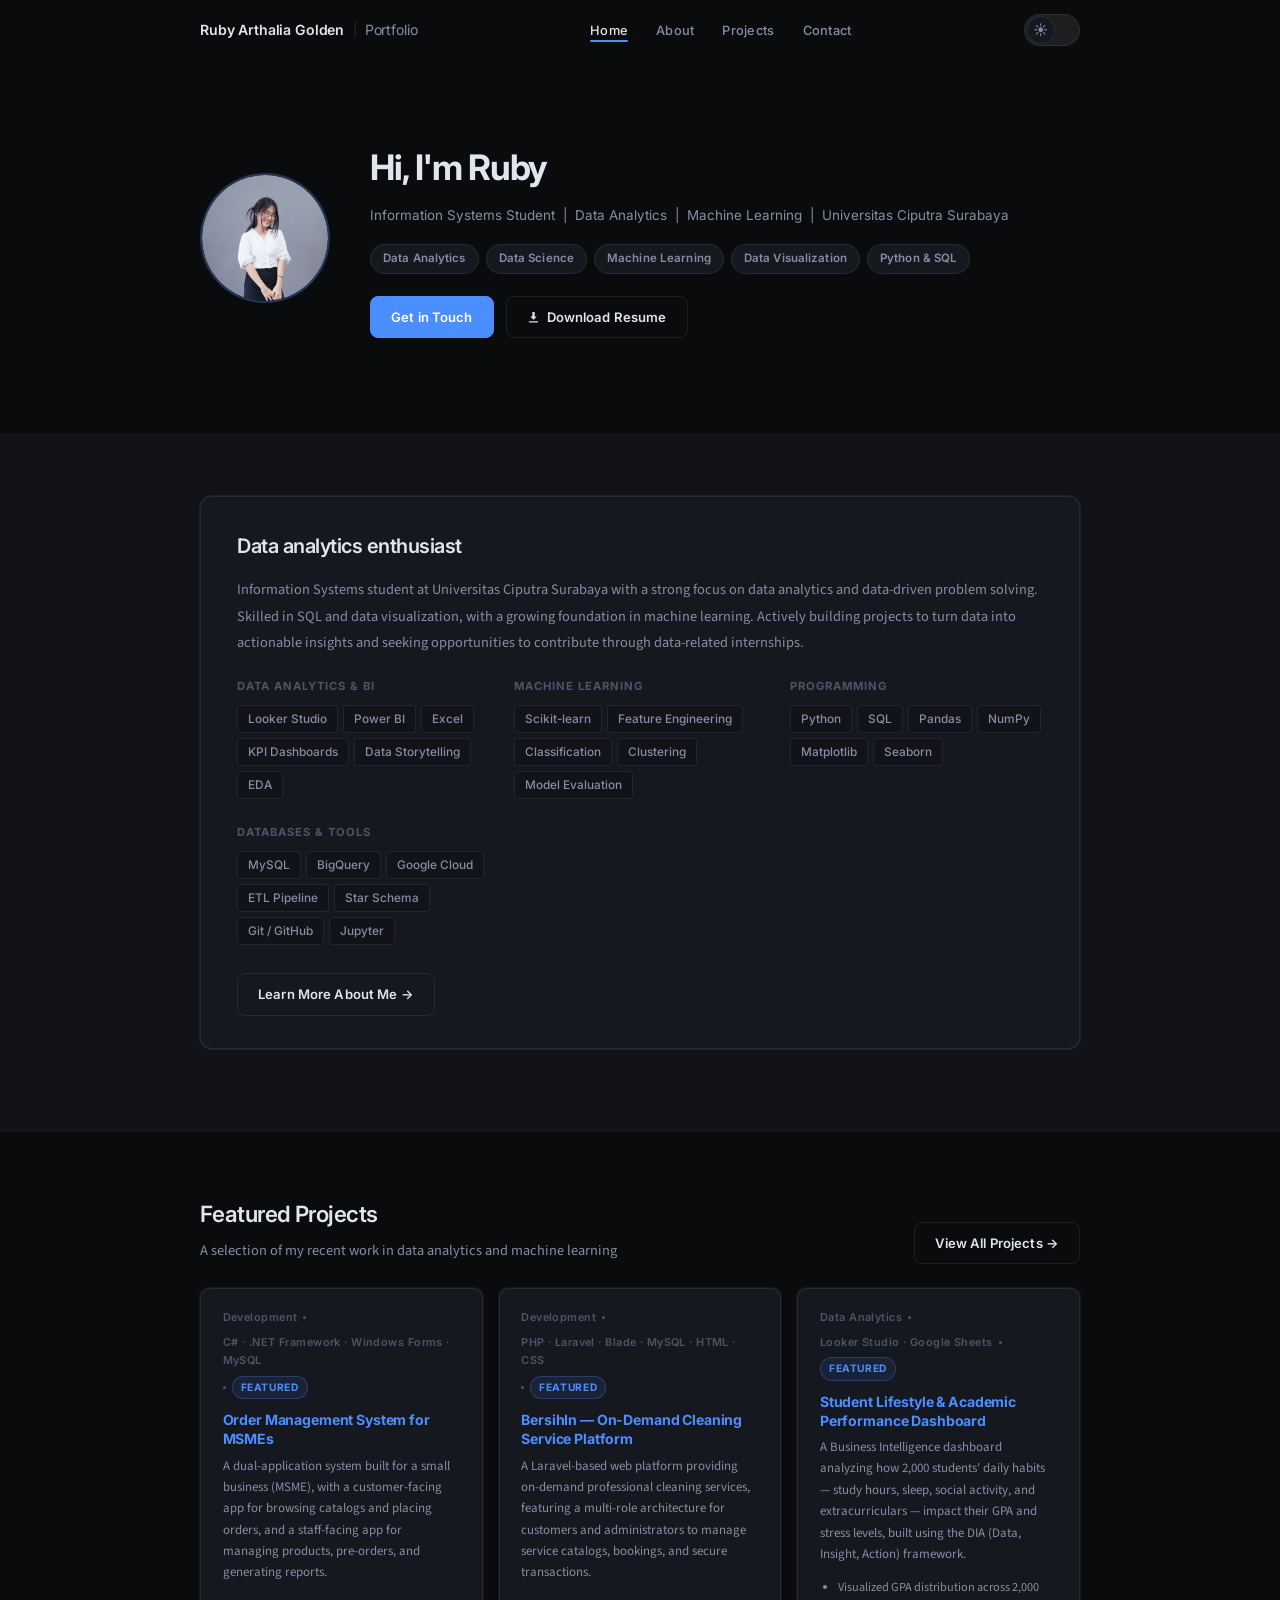
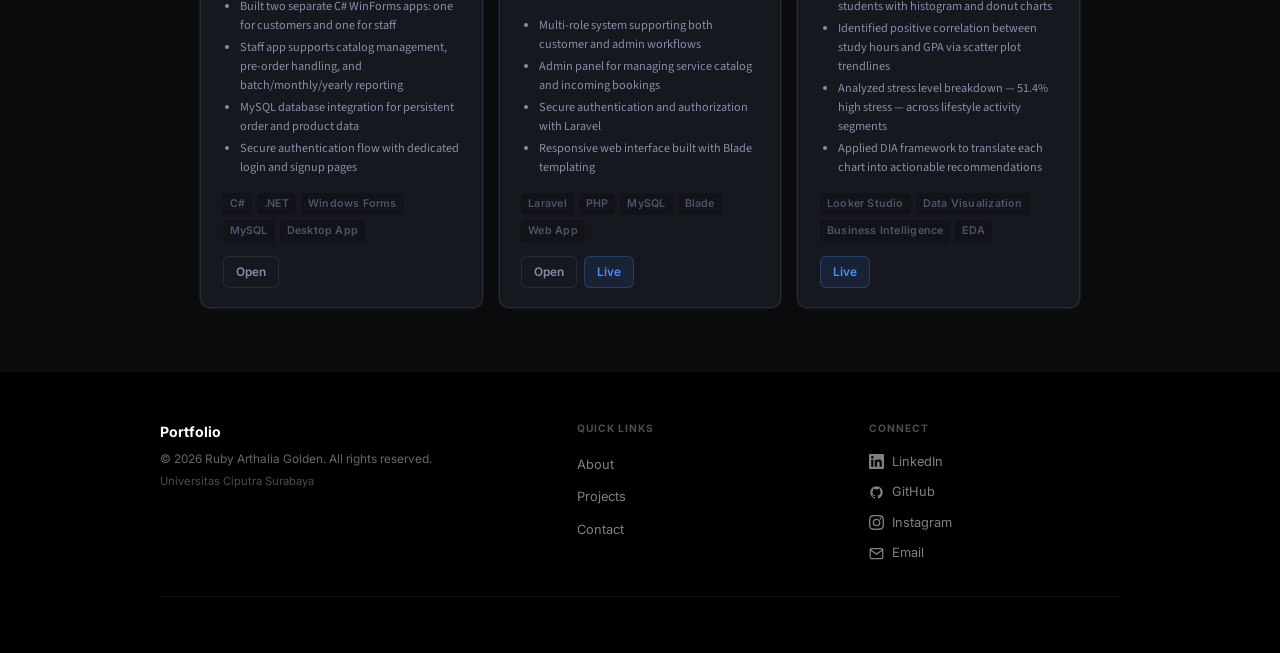
<file: index.html>
<!DOCTYPE html>
<html lang="en" data-theme="dark">
<head>
  <meta charset="UTF-8" />
  <meta name="viewport" content="width=device-width, initial-scale=1.0" />
  <title>Ruby Arthalia Golden</title>
  <meta name="description" content="Information Systems student at Universitas Ciputra Surabaya focused on Data Analytics, Data Science, and Machine Learning." />
  <link rel="preconnect" href="https://fonts.googleapis.com" />
  <link rel="preconnect" href="https://fonts.gstatic.com" crossorigin />
  <link href="https://fonts.googleapis.com/css2?family=Inter:wght@300;400;500;600;700&family=Source+Sans+3:ital,wght@0,300;0,400;0,600;1,400&display=swap" rel="stylesheet" />
  <link rel="stylesheet" href="css/style.css" />
</head>
<body>
  <script src="components/header.js"></script>
  <main>
    <!-- ── HERO ── -->
    <section class="page-section page-section--top">
      <div class="container">
        <div class="hero-block reveal">

          <div class="hero-photo">
            <img src="assets/DSC51415.JPG" alt="Ruby" />
            <!-- <span style="user-select:none">👤</span> -->
          </div>

          <div class="hero-text">
            <h1 class="hero-name">Hi, I'm Ruby</h1>
            <p class="hero-tagline">
              Information Systems Student &nbsp;|&nbsp; Data Analytics &nbsp;|&nbsp;
              Machine Learning &nbsp;|&nbsp; Universitas Ciputra Surabaya
            </p>
            <div class="role-chips">
              <span class="role-chip">Data Analytics</span>
              <span class="role-chip">Data Science</span>
              <span class="role-chip">Machine Learning</span>
              <span class="role-chip">Data Visualization</span>
              <span class="role-chip">Python &amp; SQL</span>
            </div>
            <div class="hero-ctas">
              <a href="contact.html" class="btn btn-primary">Get in Touch</a>
              <a href="assets/RubyCV-27APR26.pdf" class="btn btn-outline" download>
                <svg width="13" height="13" viewBox="0 0 14 14" fill="none" aria-hidden="true">
                  <path d="M7 9.5L3.5 6H5.75V1H8.25V6H10.5L7 9.5Z" fill="currentColor"/>
                  <rect x="2" y="11" width="10" height="1.5" rx=".75" fill="currentColor"/>
                </svg>
                Download Resume
              </a>
            </div>
          </div>

        </div>
      </div>
    </section>

    <!-- ── ABOUT PREVIEW ── -->
    <section class="page-section section-alt">
      <div class="container">
        <div class="content-block reveal">
          <h2 class="block-heading">Data analytics enthusiast</h2>
          <p class="block-body">
            Information Systems student at Universitas Ciputra Surabaya with a strong focus on data analytics 
            and data-driven problem solving. Skilled in SQL and data visualization, with a growing foundation 
            in machine learning. Actively building projects to turn data into actionable insights and seeking 
            opportunities to contribute through data-related internships.          
          </p>

          <div class="skill-groups">
            <div class="skill-group">
              <h3 class="sg-title">Data Analytics &amp; BI</h3>
              <div class="stags">
                <span class="stag">Looker Studio</span>
                <span class="stag">Power BI</span>
                <span class="stag">Excel</span>
                <span class="stag">KPI Dashboards</span>
                <span class="stag">Data Storytelling</span>
                <span class="stag">EDA</span>
              </div>
            </div>
            <div class="skill-group">
              <h3 class="sg-title">Machine Learning</h3>
              <div class="stags">
                <span class="stag">Scikit-learn</span>
                <span class="stag">Feature Engineering</span>
                <span class="stag">Classification</span>
                <span class="stag">Clustering</span>
                <span class="stag">Model Evaluation</span>
              </div>
            </div>
            <div class="skill-group">
              <h3 class="sg-title">Programming</h3>
              <div class="stags">
                <span class="stag">Python</span>
                <span class="stag">SQL</span>
                <span class="stag">Pandas</span>
                <span class="stag">NumPy</span>
                <span class="stag">Matplotlib</span>
                <span class="stag">Seaborn</span>
              </div>
            </div>
            <div class="skill-group">
              <h3 class="sg-title">Databases &amp; Tools</h3>
              <div class="stags">
                <span class="stag">MySQL</span>
                <span class="stag">BigQuery</span>
                <span class="stag">Google Cloud</span>
                <span class="stag">ETL Pipeline</span>
                <span class="stag">Star Schema</span>
                <span class="stag">Git / GitHub</span>
                <span class="stag">Jupyter</span>
              </div>
            </div>
          </div>

          <a href="about.html" class="btn btn-outline" style="margin-top:1.75rem;display:inline-flex">
            Learn More About Me →
          </a>
        </div>
      </div>
    </section>

    <!-- ── FEATURED PROJECTS PREVIEW ── -->
    <section class="page-section">
      <div class="container">

        <div class="proj-section-head reveal">
          <div>
            <h2 class="block-heading" style="font-size:1.4rem;margin-bottom:.3rem">Featured Projects</h2>
            <p class="block-body">A selection of my recent work in data analytics and machine learning</p>
          </div>
          <a href="projects.html" class="btn btn-outline">View All Projects →</a>
        </div>

        <div class="proj-grid" id="home-proj-grid"></div>

        <div class="view-all-cta reveal">
          <a href="projects.html" class="btn btn-outline">View All Projects →</a>
        </div>

      </div>
    </section>
  </main>
  <script src="components/footer.js"></script>
 
  <!-- Page-specific styles -->
  <style>
    .hero-block {
      display: flex; align-items: center; gap: 2.5rem;
      padding: 1.5rem 0 2rem;
    }
    .hero-text { flex: 1; }
    .hero-name {
      font-size: clamp(1.6rem, 3vw, 2.2rem);
      font-weight: 700; letter-spacing: -.035em;
      color: var(--text); margin-bottom: .45rem;
    }
    .hero-tagline {
      font-size: .84rem; color: var(--text-2);
      margin-bottom: 1.1rem; line-height: 1.6;
    }
    .hero-ctas { display: flex; flex-wrap: wrap; gap: .75rem; }
    .proj-section-head {
      display: flex; justify-content: space-between;
      align-items: flex-end; margin-bottom: 1.5rem;
    }
    .view-all-cta {
      text-align: center; margin-top: 2rem;
      /* Hidden on desktop — visible only on mobile when header btn is cut off */
      display: none;
    }
    @media (max-width: 680px) {
      .hero-block { flex-direction: column; text-align: center; gap: 1.5rem; }
      .hero-ctas { justify-content: center; }
      .role-chips { justify-content: center; }
      .proj-section-head { flex-direction: column; align-items: flex-start; gap: 1rem; }
      .view-all-cta { display: block; }
    }
  </style>

  <!-- Scripts -->
  <script src="js/projects-data.js"></script>
  <script src="js/projects-render.js"></script>
  <script src="js/main.js"></script>
  <script>
    document.addEventListener("DOMContentLoaded", () => {
      const grid = document.getElementById("home-proj-grid");
      if (grid) {
        // Show top 3: featured first, then by id
        const top3 = [...PROJECTS]
          .sort((a, b) => b.featured - a.featured)
          .slice(0, 3);
        renderProjectGrid(top3, grid);
      }
    });
  </script>

</body>
</html>
</file>
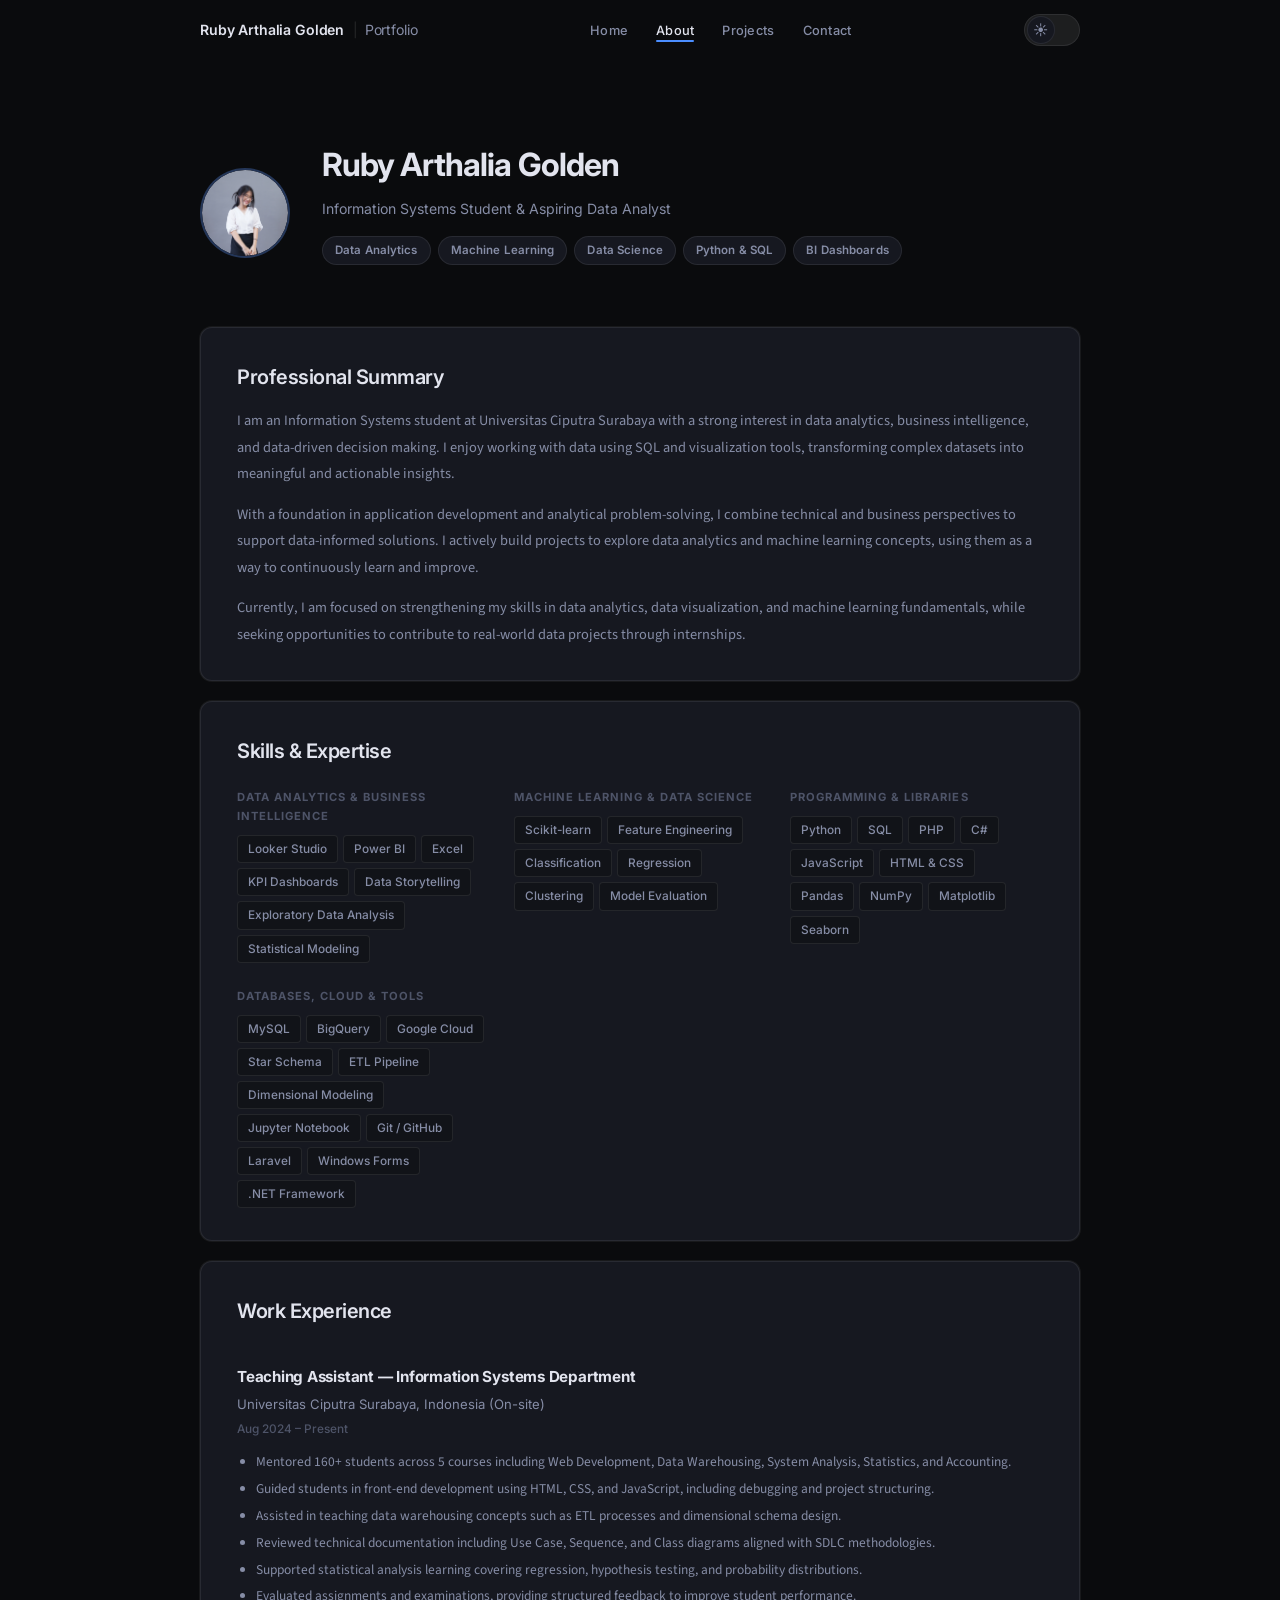
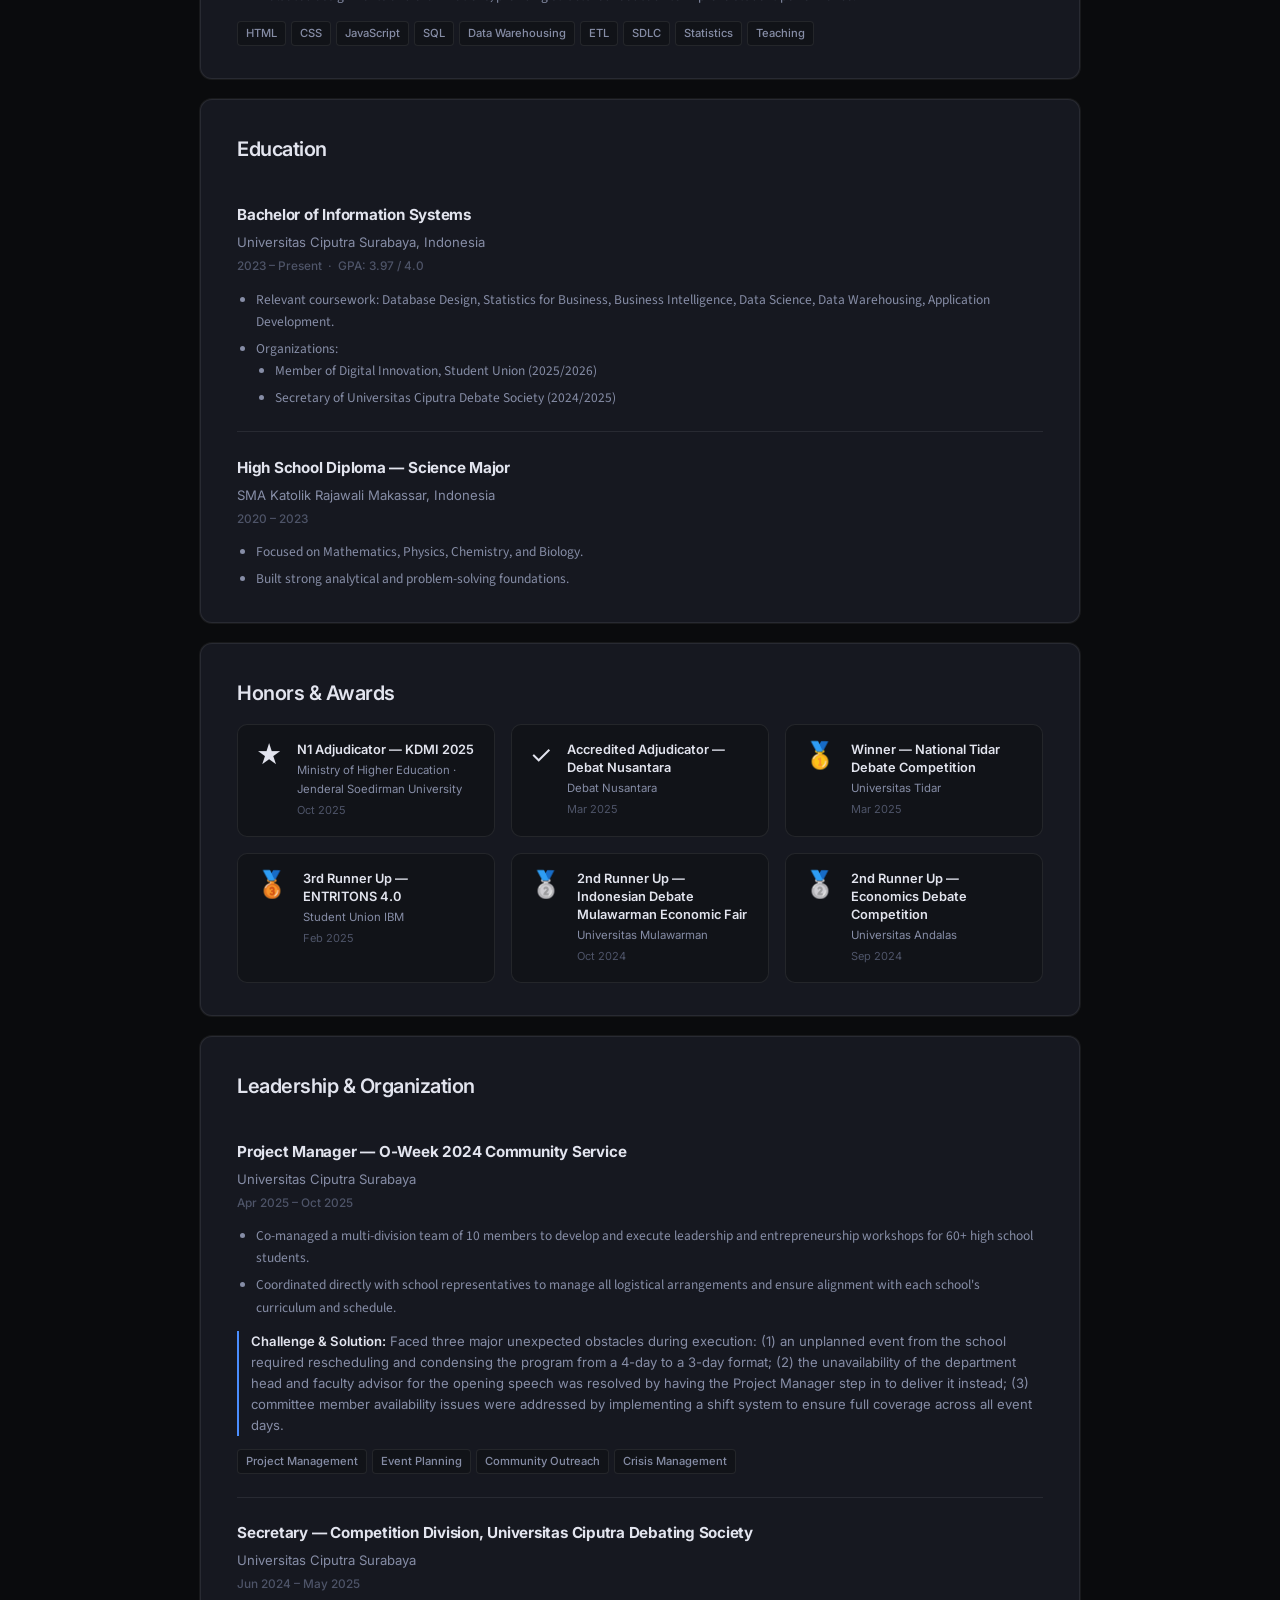
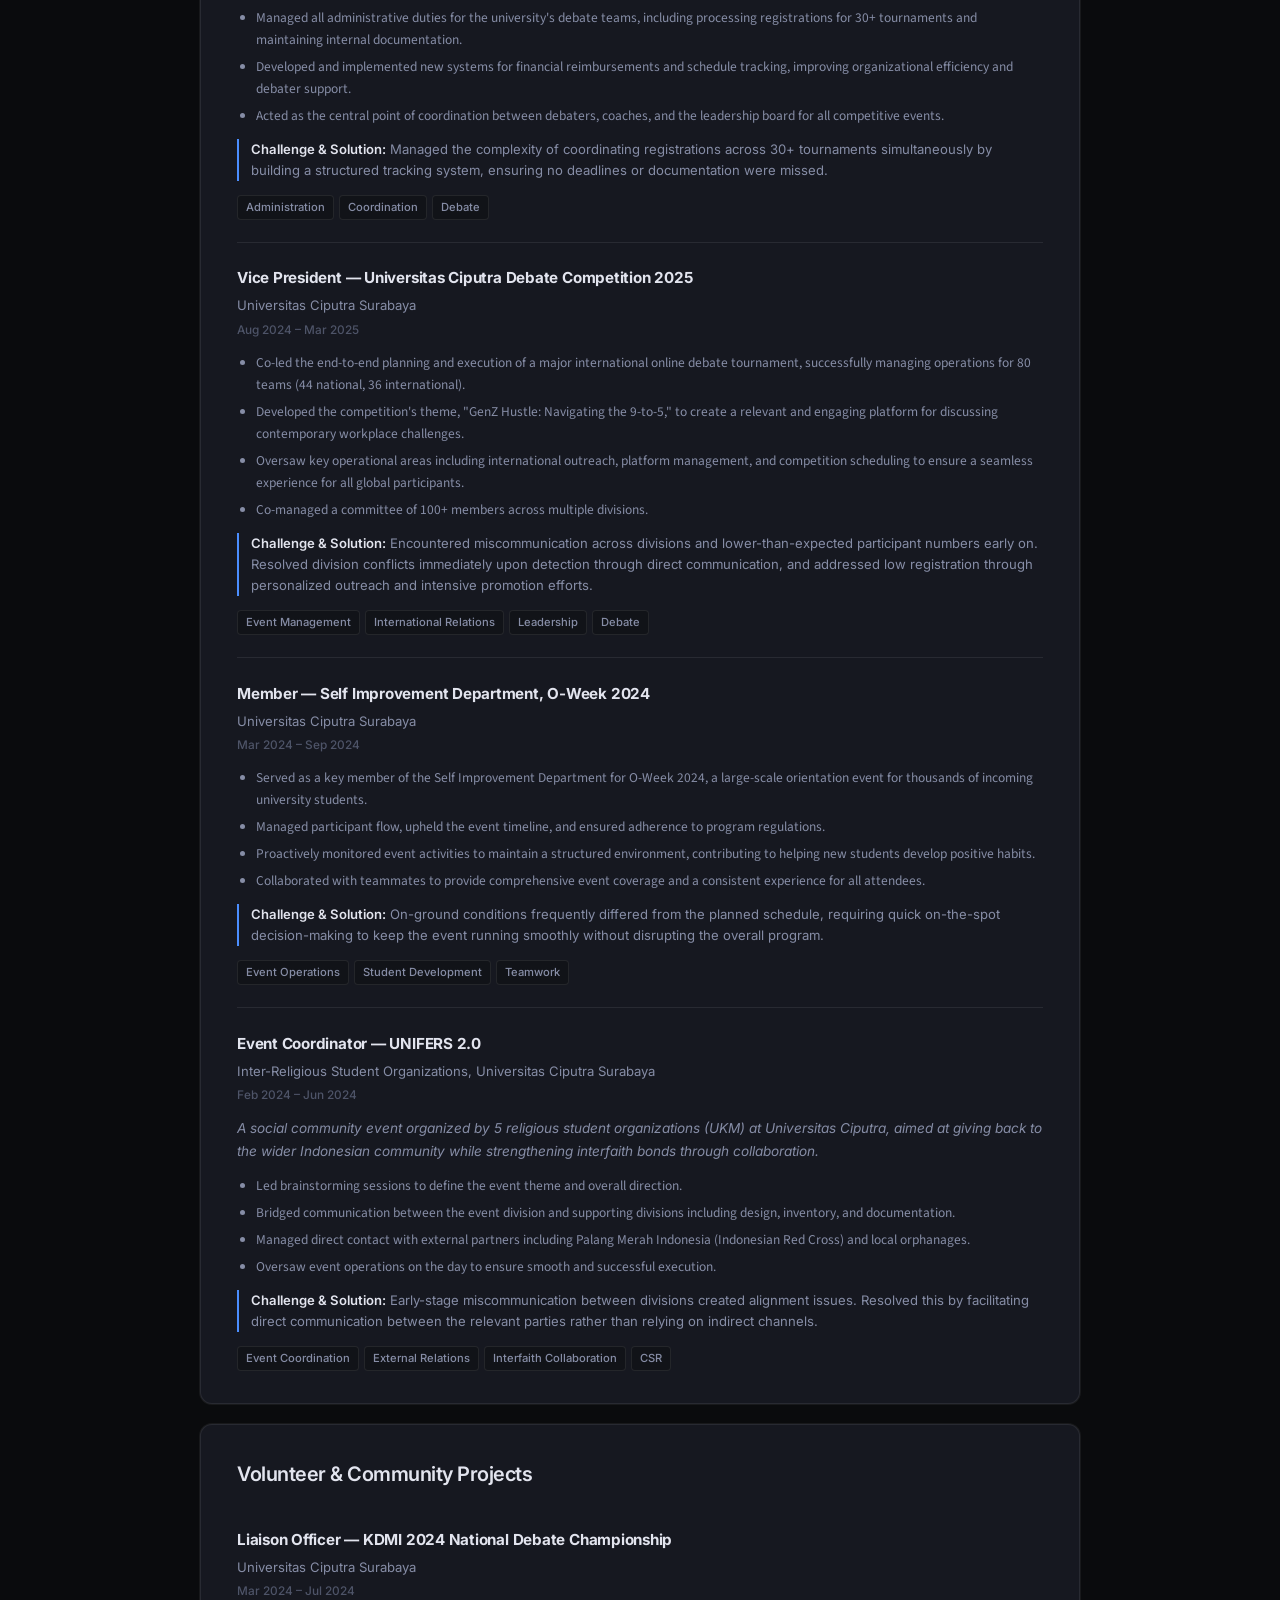
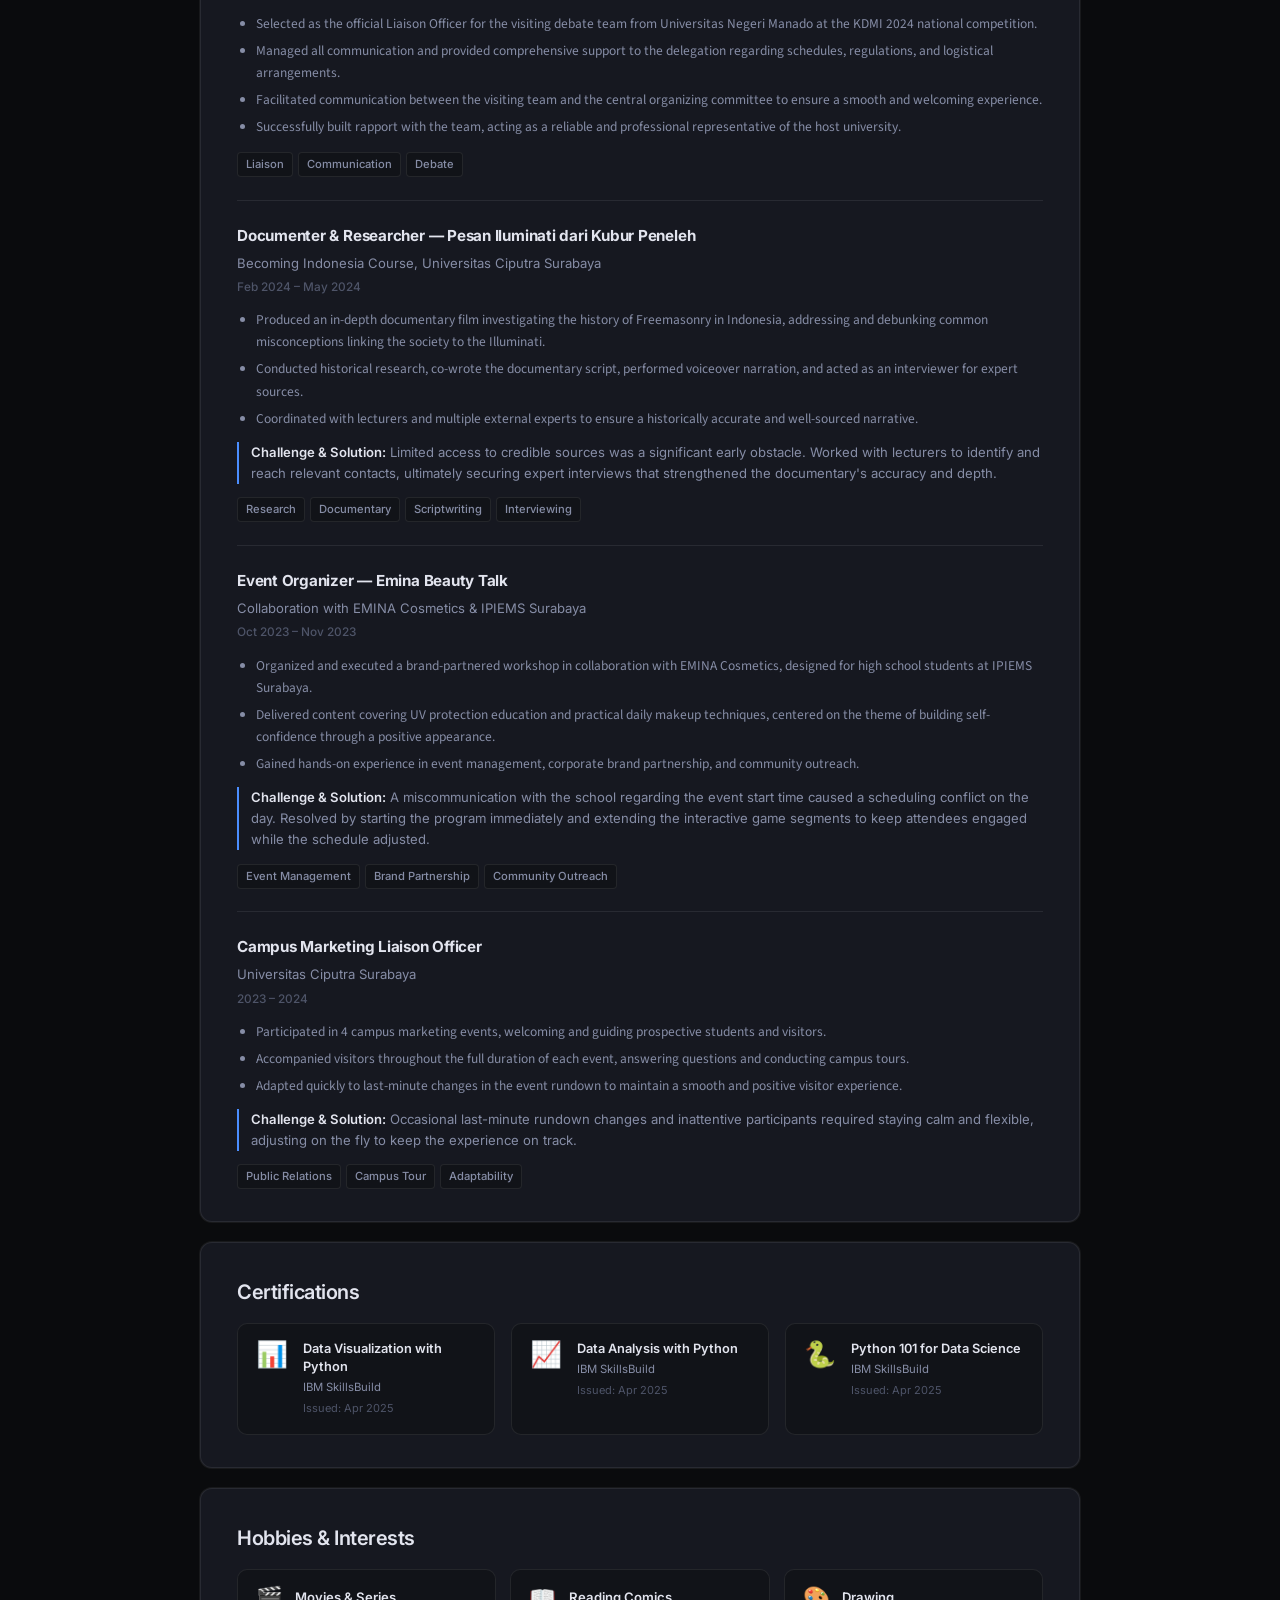
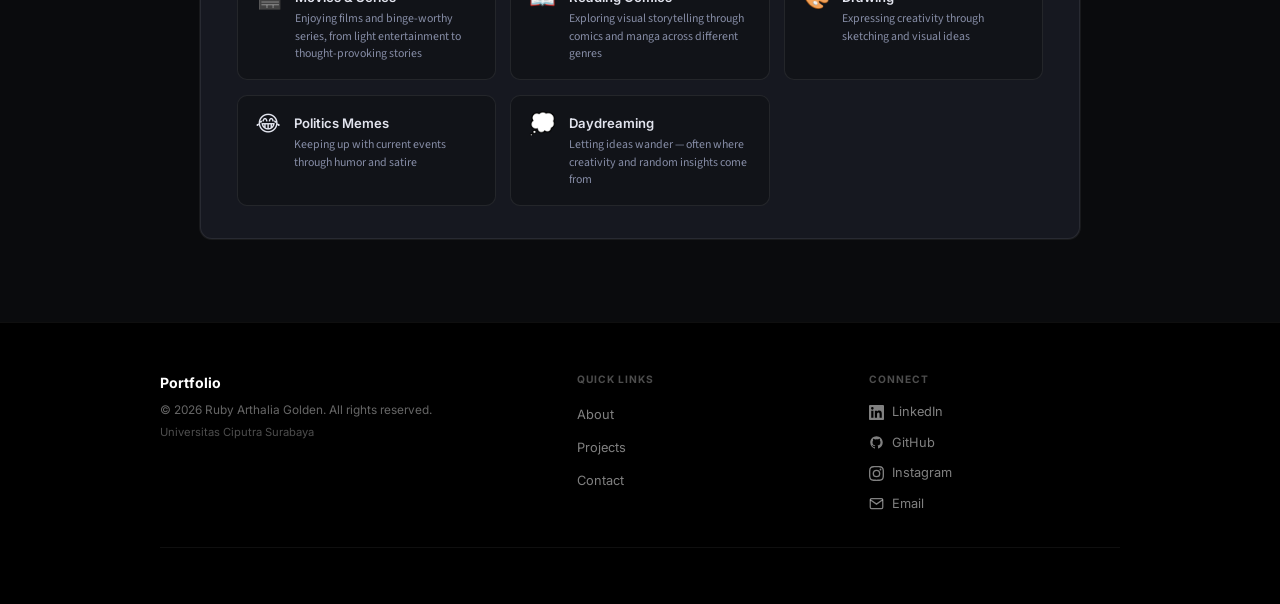
<file: about.html>
<!DOCTYPE html>
<html lang="en" data-theme="dark">
<head>
  <meta charset="UTF-8" />
  <meta name="viewport" content="width=device-width, initial-scale=1.0" />
  <title>About — Ruby</title>
  <meta name="description" content="About Ruby Arthalia Golden — IS student at Universitas Ciputra Surabaya, Data Analytics and ML." />
  <link rel="preconnect" href="https://fonts.googleapis.com" />
  <link rel="preconnect" href="https://fonts.gstatic.com" crossorigin />
  <link href="https://fonts.googleapis.com/css2?family=Inter:wght@300;400;500;600;700&family=Source+Sans+3:ital,wght@0,300;0,400;0,600;1,400&display=swap" rel="stylesheet" />
  <link rel="stylesheet" href="css/style.css" />
</head>
<body>
  <script src="components/header.js"></script>
  <main>
    <div class="page-section page-section--top">
      <div class="container">

        <!-- About Hero -->
        <div class="about-hero reveal">
          <div class="hero-photo">
            <img src="assets/DSC51415.JPG" alt="Ruby Arthalia Golden" />
          </div>
          <div class="about-hero-text">
            <h1 class="about-name">Ruby Arthalia Golden</h1>
            <p class="about-role">Information Systems Student &amp; Aspiring Data Analyst</p>
            <div class="role-chips">
              <span class="role-chip">Data Analytics</span>
              <span class="role-chip">Machine Learning</span>
              <span class="role-chip">Data Science</span>
              <span class="role-chip">Python &amp; SQL</span>
              <span class="role-chip">BI Dashboards</span>
            </div>
          </div>
        </div>

        <!-- Professional Summary -->
        <div class="content-block reveal">
          <h2 class="block-heading">Professional Summary</h2>
          <p class="block-body">
            I am an Information Systems student at Universitas Ciputra Surabaya with a strong interest
            in data analytics, business intelligence, and data-driven decision making. I enjoy working with data
            using SQL and visualization tools, transforming complex datasets into meaningful and actionable insights.
          </p>
          <p class="block-body">
            With a foundation in application development and analytical problem-solving, I combine technical and business
            perspectives to support data-informed solutions. I actively build projects to explore data analytics and machine
            learning concepts, using them as a way to continuously learn and improve.
          </p>
          <p class="block-body">
            Currently, I am focused on strengthening my skills in data analytics, data visualization, and machine learning
            fundamentals, while seeking opportunities to contribute to real-world data projects through internships.
          </p>
        </div>

        <!-- Skills & Expertise -->
        <div class="content-block reveal">
          <h2 class="block-heading">Skills &amp; Expertise</h2>
          <div class="skill-groups">

            <div class="skill-group">
              <h3 class="sg-title">Data Analytics &amp; Business Intelligence</h3>
              <div class="stags">
                <span class="stag">Looker Studio</span>
                <span class="stag">Power BI</span>
                <span class="stag">Excel</span>
                <span class="stag">KPI Dashboards</span>
                <span class="stag">Data Storytelling</span>
                <span class="stag">Exploratory Data Analysis</span>
                <span class="stag">Statistical Modeling</span>
              </div>
            </div>

            <div class="skill-group">
              <h3 class="sg-title">Machine Learning &amp; Data Science</h3>
              <div class="stags">
                <span class="stag">Scikit-learn</span>
                <span class="stag">Feature Engineering</span>
                <span class="stag">Classification</span>
                <span class="stag">Regression</span>
                <span class="stag">Clustering</span>
                <span class="stag">Model Evaluation</span>
              </div>
            </div>

            <div class="skill-group">
              <h3 class="sg-title">Programming &amp; Libraries</h3>
              <div class="stags">
                <span class="stag">Python</span>
                <span class="stag">SQL</span>
                <span class="stag">PHP</span>
                <span class="stag">C#</span>
                <span class="stag">JavaScript</span>
                <span class="stag">HTML &amp; CSS</span>
                <span class="stag">Pandas</span>
                <span class="stag">NumPy</span>
                <span class="stag">Matplotlib</span>
                <span class="stag">Seaborn</span>
              </div>
            </div>

            <div class="skill-group">
              <h3 class="sg-title">Databases, Cloud &amp; Tools</h3>
              <div class="stags">
                <span class="stag">MySQL</span>
                <span class="stag">BigQuery</span>
                <span class="stag">Google Cloud</span>
                <span class="stag">Star Schema</span>
                <span class="stag">ETL Pipeline</span>
                <span class="stag">Dimensional Modeling</span>
                <span class="stag">Jupyter Notebook</span>
                <span class="stag">Git / GitHub</span>
                <span class="stag">Laravel</span>
                <span class="stag">Windows Forms</span>
                <span class="stag">.NET Framework</span>
              </div>
            </div>

          </div>
        </div>

        <!-- Work Experience -->
        <div class="content-block reveal">
          <h2 class="block-heading">Work Experience</h2>
          <div class="exp-list">

            <article class="exp-card">
              <h3 class="exp-title">Teaching Assistant — Information Systems Department</h3>
              <p class="exp-company">Universitas Ciputra Surabaya, Indonesia (On-site)</p>
              <p class="exp-date">Aug 2024 – Present</p>
              <ul class="exp-bullets">
                <li>Mentored 160+ students across 5 courses including Web Development, Data Warehousing, System Analysis, Statistics, and Accounting.</li>
                <li>Guided students in front-end development using HTML, CSS, and JavaScript, including debugging and project structuring.</li>
                <li>Assisted in teaching data warehousing concepts such as ETL processes and dimensional schema design.</li>
                <li>Reviewed technical documentation including Use Case, Sequence, and Class diagrams aligned with SDLC methodologies.</li>
                <li>Supported statistical analysis learning covering regression, hypothesis testing, and probability distributions.</li>
                <li>Evaluated assignments and examinations, providing structured feedback to improve student performance.</li>
              </ul>
              <div class="stags" style="margin-top:.85rem">
                <span class="stag stag--sm">HTML</span>
                <span class="stag stag--sm">CSS</span>
                <span class="stag stag--sm">JavaScript</span>
                <span class="stag stag--sm">SQL</span>
                <span class="stag stag--sm">Data Warehousing</span>
                <span class="stag stag--sm">ETL</span>
                <span class="stag stag--sm">SDLC</span>
                <span class="stag stag--sm">Statistics</span>
                <span class="stag stag--sm">Teaching</span>
              </div>
            </article>

          </div>
        </div>

        <!-- Education -->
        <div class="content-block reveal">
          <h2 class="block-heading">Education</h2>
          <div class="exp-list">

            <article class="exp-card">
              <h3 class="exp-title">Bachelor of Information Systems</h3>
              <p class="exp-company">Universitas Ciputra Surabaya, Indonesia</p>
              <p class="exp-date">2023 – Present &nbsp;·&nbsp; GPA: 3.97 / 4.0</p>
              <ul class="exp-bullets">
                <li>Relevant coursework: Database Design, Statistics for Business, Business Intelligence, Data Science, Data Warehousing, Application Development.</li>
                <li>Organizations:
                  <ul class="exp-bullets">
                    <li>Member of Digital Innovation, Student Union (2025/2026)</li>
                    <li>Secretary of Universitas Ciputra Debate Society (2024/2025)</li>
                  </ul>
                </li>
              </ul>
            </article>

            <article class="exp-card">
              <h3 class="exp-title">High School Diploma — Science Major</h3>
              <p class="exp-company">SMA Katolik Rajawali Makassar, Indonesia</p>
              <p class="exp-date">2020 – 2023</p>
              <ul class="exp-bullets">
                <li>Focused on Mathematics, Physics, Chemistry, and Biology.</li>
                <li>Built strong analytical and problem-solving foundations.</li>
              </ul>
            </article>

          </div>
        </div>

        <!-- Honors & Awards -->
        <div class="content-block reveal">
          <h2 class="block-heading">Honors &amp; Awards</h2>
          <div class="cert-grid">

            <a class="cert-card" href="https://kdmi2025.au-tab.app/nasional/" target="_blank" rel="noopener">
              <div class="cert-icon">★</div>
              <div>
                <p class="cert-name">N1 Adjudicator — KDMI 2025</p>
                <p class="cert-meta">Ministry of Higher Education · Jenderal Soedirman University</p>
                <p class="cert-date">Oct 2025</p>
              </div>
            </a>

            <a class="cert-card" href="https://debatnusantara2024.au-tab.app/kdn2025/" target="_blank" rel="noopener">
              <div class="cert-icon">✓</div>
              <div>
                <p class="cert-name">Accredited Adjudicator — Debat Nusantara</p>
                <p class="cert-meta">Debat Nusantara</p>
                <p class="cert-date">Mar 2025</p>
              </div>
            </a>

            <a class="cert-card" href="https://ntdc2025.au-tab.app/indonesia/draw/" target="_blank" rel="noopener">
              <div class="cert-icon">🥇</div>
              <div>
                <p class="cert-name">Winner — National Tidar Debate Competition</p>
                <p class="cert-meta">Universitas Tidar</p>
                <p class="cert-date">Mar 2025</p>
              </div>
            </a>

            <a class="cert-card" href="https://entritons2025.au-tab.app/_/" target="_blank" rel="noopener">
              <div class="cert-icon">🥉</div>
              <div>
                <p class="cert-name">3rd Runner Up — ENTRITONS 4.0</p>
                <p class="cert-meta">Student Union IBM</p>
                <p class="cert-date">Feb 2025</p>
              </div>
            </a>

            <a class="cert-card" href="#" target="_blank" rel="noopener">
              <div class="cert-icon">🥈</div>
              <div>
                <p class="cert-name">2nd Runner Up — Indonesian Debate Mulawarman Economic Fair</p>
                <p class="cert-meta">Universitas Mulawarman</p>
                <p class="cert-date">Oct 2024</p>
              </div>
            </a>

            <a class="cert-card" href="https://econfair24.au-tab.app/econfair24/tab/team/" target="_blank" rel="noopener">
              <div class="cert-icon">🥈</div>
              <div>
                <p class="cert-name">2nd Runner Up — Economics Debate Competition</p>
                <p class="cert-meta">Universitas Andalas</p>
                <p class="cert-date">Sep 2024</p>
              </div>
            </a>

          </div>
        </div>

        <!-- Leadership & Organization -->
        <div class="content-block reveal">
          <h2 class="block-heading">Leadership &amp; Organization</h2>
          <div class="exp-list">

            <article class="exp-card">
              <h3 class="exp-title">Project Manager — O-Week 2024 Community Service</h3>
              <p class="exp-company">Universitas Ciputra Surabaya</p>
              <p class="exp-date">Apr 2025 – Oct 2025</p>
              <ul class="exp-bullets">
                <li>Co-managed a multi-division team of 10 members to develop and execute leadership and entrepreneurship workshops for 60+ high school students.</li>
                <li>Coordinated directly with school representatives to manage all logistical arrangements and ensure alignment with each school's curriculum and schedule.</li>
              </ul>
              <p class="exp-challenge"><span class="challenge-label">Challenge &amp; Solution:</span> Faced three major unexpected obstacles during execution: (1) an unplanned event from the school required rescheduling and condensing the program from a 4-day to a 3-day format; (2) the unavailability of the department head and faculty advisor for the opening speech was resolved by having the Project Manager step in to deliver it instead; (3) committee member availability issues were addressed by implementing a shift system to ensure full coverage across all event days.</p>
              <div class="stags" style="margin-top:.85rem">
                <span class="stag stag--sm">Project Management</span>
                <span class="stag stag--sm">Event Planning</span>
                <span class="stag stag--sm">Community Outreach</span>
                <span class="stag stag--sm">Crisis Management</span>
              </div>
            </article>

            <article class="exp-card">
              <h3 class="exp-title">Secretary — Competition Division, Universitas Ciputra Debating Society</h3>
              <p class="exp-company">Universitas Ciputra Surabaya</p>
              <p class="exp-date">Jun 2024 – May 2025</p>
              <ul class="exp-bullets">
                <li>Managed all administrative duties for the university's debate teams, including processing registrations for 30+ tournaments and maintaining internal documentation.</li>
                <li>Developed and implemented new systems for financial reimbursements and schedule tracking, improving organizational efficiency and debater support.</li>
                <li>Acted as the central point of coordination between debaters, coaches, and the leadership board for all competitive events.</li>
              </ul>
              <p class="exp-challenge"><span class="challenge-label">Challenge &amp; Solution:</span> Managed the complexity of coordinating registrations across 30+ tournaments simultaneously by building a structured tracking system, ensuring no deadlines or documentation were missed.</p>
              <div class="stags" style="margin-top:.85rem">
                <span class="stag stag--sm">Administration</span>
                <span class="stag stag--sm">Coordination</span>
                <span class="stag stag--sm">Debate</span>
              </div>
            </article>

            <article class="exp-card">
              <h3 class="exp-title">Vice President — Universitas Ciputra Debate Competition 2025</h3>
              <p class="exp-company">Universitas Ciputra Surabaya</p>
              <p class="exp-date">Aug 2024 – Mar 2025</p>
              <ul class="exp-bullets">
                <li>Co-led the end-to-end planning and execution of a major international online debate tournament, successfully managing operations for 80 teams (44 national, 36 international).</li>
                <li>Developed the competition's theme, "GenZ Hustle: Navigating the 9-to-5," to create a relevant and engaging platform for discussing contemporary workplace challenges.</li>
                <li>Oversaw key operational areas including international outreach, platform management, and competition scheduling to ensure a seamless experience for all global participants.</li>
                <li>Co-managed a committee of 100+ members across multiple divisions.</li>
              </ul>
              <p class="exp-challenge"><span class="challenge-label">Challenge &amp; Solution:</span> Encountered miscommunication across divisions and lower-than-expected participant numbers early on. Resolved division conflicts immediately upon detection through direct communication, and addressed low registration through personalized outreach and intensive promotion efforts.</p>
              <div class="stags" style="margin-top:.85rem">
                <span class="stag stag--sm">Event Management</span>
                <span class="stag stag--sm">International Relations</span>
                <span class="stag stag--sm">Leadership</span>
                <span class="stag stag--sm">Debate</span>
              </div>
            </article>

            <article class="exp-card">
              <h3 class="exp-title">Member — Self Improvement Department, O-Week 2024</h3>
              <p class="exp-company">Universitas Ciputra Surabaya</p>
              <p class="exp-date">Mar 2024 – Sep 2024</p>
              <ul class="exp-bullets">
                <li>Served as a key member of the Self Improvement Department for O-Week 2024, a large-scale orientation event for thousands of incoming university students.</li>
                <li>Managed participant flow, upheld the event timeline, and ensured adherence to program regulations.</li>
                <li>Proactively monitored event activities to maintain a structured environment, contributing to helping new students develop positive habits.</li>
                <li>Collaborated with teammates to provide comprehensive event coverage and a consistent experience for all attendees.</li>
              </ul>
              <p class="exp-challenge"><span class="challenge-label">Challenge &amp; Solution:</span> On-ground conditions frequently differed from the planned schedule, requiring quick on-the-spot decision-making to keep the event running smoothly without disrupting the overall program.</p>
              <div class="stags" style="margin-top:.85rem">
                <span class="stag stag--sm">Event Operations</span>
                <span class="stag stag--sm">Student Development</span>
                <span class="stag stag--sm">Teamwork</span>
              </div>
            </article>

            <article class="exp-card">
              <h3 class="exp-title">Event Coordinator — UNIFERS 2.0</h3>
              <p class="exp-company">Inter-Religious Student Organizations, Universitas Ciputra Surabaya</p>
              <p class="exp-date">Feb 2024 – Jun 2024</p>
              <p class="exp-desc">A social community event organized by 5 religious student organizations (UKM) at Universitas Ciputra, aimed at giving back to the wider Indonesian community while strengthening interfaith bonds through collaboration.</p>
              <ul class="exp-bullets">
                <li>Led brainstorming sessions to define the event theme and overall direction.</li>
                <li>Bridged communication between the event division and supporting divisions including design, inventory, and documentation.</li>
                <li>Managed direct contact with external partners including Palang Merah Indonesia (Indonesian Red Cross) and local orphanages.</li>
                <li>Oversaw event operations on the day to ensure smooth and successful execution.</li>
              </ul>
              <p class="exp-challenge"><span class="challenge-label">Challenge &amp; Solution:</span> Early-stage miscommunication between divisions created alignment issues. Resolved this by facilitating direct communication between the relevant parties rather than relying on indirect channels.</p>
              <div class="stags" style="margin-top:.85rem">
                <span class="stag stag--sm">Event Coordination</span>
                <span class="stag stag--sm">External Relations</span>
                <span class="stag stag--sm">Interfaith Collaboration</span>
                <span class="stag stag--sm">CSR</span>
              </div>
            </article>

          </div>
        </div>

        <!-- Volunteer & Community Projects -->
        <div class="content-block reveal">
          <h2 class="block-heading">Volunteer &amp; Community Projects</h2>
          <div class="exp-list">

            <article class="exp-card">
              <h3 class="exp-title">Liaison Officer — KDMI 2024 National Debate Championship</h3>
              <p class="exp-company">Universitas Ciputra Surabaya</p>
              <p class="exp-date">Mar 2024 – Jul 2024</p>
              <ul class="exp-bullets">
                <li>Selected as the official Liaison Officer for the visiting debate team from Universitas Negeri Manado at the KDMI 2024 national competition.</li>
                <li>Managed all communication and provided comprehensive support to the delegation regarding schedules, regulations, and logistical arrangements.</li>
                <li>Facilitated communication between the visiting team and the central organizing committee to ensure a smooth and welcoming experience.</li>
                <li>Successfully built rapport with the team, acting as a reliable and professional representative of the host university.</li>
              </ul>
              <div class="stags" style="margin-top:.85rem">
                <span class="stag stag--sm">Liaison</span>
                <span class="stag stag--sm">Communication</span>
                <span class="stag stag--sm">Debate</span>
              </div>
            </article>

            <article class="exp-card">
              <h3 class="exp-title">Documenter &amp; Researcher — Pesan Iluminati dari Kubur Peneleh</h3>
              <p class="exp-company">Becoming Indonesia Course, Universitas Ciputra Surabaya</p>
              <p class="exp-date">Feb 2024 – May 2024</p>
              <ul class="exp-bullets">
                <li>Produced an in-depth documentary film investigating the history of Freemasonry in Indonesia, addressing and debunking common misconceptions linking the society to the Illuminati.</li>
                <li>Conducted historical research, co-wrote the documentary script, performed voiceover narration, and acted as an interviewer for expert sources.</li>
                <li>Coordinated with lecturers and multiple external experts to ensure a historically accurate and well-sourced narrative.</li>
              </ul>
              <p class="exp-challenge"><span class="challenge-label">Challenge &amp; Solution:</span> Limited access to credible sources was a significant early obstacle. Worked with lecturers to identify and reach relevant contacts, ultimately securing expert interviews that strengthened the documentary's accuracy and depth.</p>
              <div class="stags" style="margin-top:.85rem">
                <span class="stag stag--sm">Research</span>
                <span class="stag stag--sm">Documentary</span>
                <span class="stag stag--sm">Scriptwriting</span>
                <span class="stag stag--sm">Interviewing</span>
              </div>
            </article>

            <article class="exp-card">
              <h3 class="exp-title">Event Organizer — Emina Beauty Talk</h3>
              <p class="exp-company">Collaboration with EMINA Cosmetics &amp; IPIEMS Surabaya</p>
              <p class="exp-date">Oct 2023 – Nov 2023</p>
              <ul class="exp-bullets">
                <li>Organized and executed a brand-partnered workshop in collaboration with EMINA Cosmetics, designed for high school students at IPIEMS Surabaya.</li>
                <li>Delivered content covering UV protection education and practical daily makeup techniques, centered on the theme of building self-confidence through a positive appearance.</li>
                <li>Gained hands-on experience in event management, corporate brand partnership, and community outreach.</li>
              </ul>
              <p class="exp-challenge"><span class="challenge-label">Challenge &amp; Solution:</span> A miscommunication with the school regarding the event start time caused a scheduling conflict on the day. Resolved by starting the program immediately and extending the interactive game segments to keep attendees engaged while the schedule adjusted.</p>
              <div class="stags" style="margin-top:.85rem">
                <span class="stag stag--sm">Event Management</span>
                <span class="stag stag--sm">Brand Partnership</span>
                <span class="stag stag--sm">Community Outreach</span>
              </div>
            </article>

            <article class="exp-card">
              <h3 class="exp-title">Campus Marketing Liaison Officer</h3>
              <p class="exp-company">Universitas Ciputra Surabaya</p>
              <p class="exp-date">2023 – 2024</p>
              <ul class="exp-bullets">
                <li>Participated in 4 campus marketing events, welcoming and guiding prospective students and visitors.</li>
                <li>Accompanied visitors throughout the full duration of each event, answering questions and conducting campus tours.</li>
                <li>Adapted quickly to last-minute changes in the event rundown to maintain a smooth and positive visitor experience.</li>
              </ul>
              <p class="exp-challenge"><span class="challenge-label">Challenge &amp; Solution:</span> Occasional last-minute rundown changes and inattentive participants required staying calm and flexible, adjusting on the fly to keep the experience on track.</p>
              <div class="stags" style="margin-top:.85rem">
                <span class="stag stag--sm">Public Relations</span>
                <span class="stag stag--sm">Campus Tour</span>
                <span class="stag stag--sm">Adaptability</span>
              </div>
            </article>

          </div>
        </div>

        <!-- Certifications -->
        <div class="content-block reveal">
          <h2 class="block-heading">Certifications</h2>
          <div class="cert-grid">

            <a class="cert-card" href="https://courses.skillsbuild.skillsnetwork.site/certificates/4dd9eb2dac0943b195847d4068cd1d17" target="_blank" rel="noopener">
              <div class="cert-icon">📊</div>
              <div>
                <p class="cert-name">Data Visualization with Python</p>
                <p class="cert-meta">IBM SkillsBuild</p>
                <p class="cert-date">Issued: Apr 2025</p>
              </div>
            </a>

            <a class="cert-card" href="https://courses.skillsbuild.skillsnetwork.site/certificates/2add756563974f919ad2d5ae8db04a8e" target="_blank" rel="noopener">
              <div class="cert-icon">📈</div>
              <div>
                <p class="cert-name">Data Analysis with Python</p>
                <p class="cert-meta">IBM SkillsBuild</p>
                <p class="cert-date">Issued: Apr 2025</p>
              </div>
            </a>

            <a class="cert-card" href="https://courses.skillsbuild.skillsnetwork.site/certificates/7571f28dcb834d81a22d737b947f20b3" target="_blank" rel="noopener">
              <div class="cert-icon">🐍</div>
              <div>
                <p class="cert-name">Python 101 for Data Science</p>
                <p class="cert-meta">IBM SkillsBuild</p>
                <p class="cert-date">Issued: Apr 2025</p>
              </div>
            </a>

          </div>
        </div>

        <!-- Hobbies & Interests -->
        <div class="content-block reveal">
          <h2 class="block-heading">Hobbies &amp; Interests</h2>
          <div class="hobbies-grid">
            <div class="hobby-card">
              <span class="hobby-icon">🎬</span>
              <div>
                <p class="hobby-title">Movies &amp; Series</p>
                <p class="hobby-desc">Enjoying films and binge-worthy series, from light entertainment to thought-provoking stories</p>
              </div>
            </div>
            <div class="hobby-card">
              <span class="hobby-icon">📖</span>
              <div>
                <p class="hobby-title">Reading Comics</p>
                <p class="hobby-desc">Exploring visual storytelling through comics and manga across different genres</p>
              </div>
            </div>
            <div class="hobby-card">
              <span class="hobby-icon">🎨</span>
              <div>
                <p class="hobby-title">Drawing</p>
                <p class="hobby-desc">Expressing creativity through sketching and visual ideas</p>
              </div>
            </div>
            <div class="hobby-card">
              <span class="hobby-icon">😂</span>
              <div>
                <p class="hobby-title">Politics Memes</p>
                <p class="hobby-desc">Keeping up with current events through humor and satire</p>
              </div>
            </div>
            <div class="hobby-card">
              <span class="hobby-icon">💭</span>
              <div>
                <p class="hobby-title">Daydreaming</p>
                <p class="hobby-desc">Letting ideas wander — often where creativity and random insights come from</p>
              </div>
            </div>
          </div>
        </div>

      </div>
    </div>
  </main>
  <script src="components/footer.js"></script>
  <style>
    .about-hero {
      display: flex; align-items: center; gap: 2rem;
      padding: 1.5rem 0 2.5rem;
    }
    .about-hero .hero-photo {
      width: 90px;
      height: 90px;
      border-radius: 50%;
    }
    .about-hero .hero-photo img {
      width: 100%;
      height: 100%;
      object-fit: cover;
      border-radius: 50%;
    }
    .about-name {
      font-size: clamp(1.5rem, 3vw, 2rem);
      font-weight: 700; letter-spacing: -.03em;
      color: var(--text); margin-bottom: .3rem;
    }
    .about-role { font-size: .88rem; color: var(--text-2); margin-bottom: .9rem; }
    .exp-challenge {
      font-size: .82rem;
      color: var(--text-2);
      border-left: 2px solid var(--accent);
      padding-left: .75rem;
      margin-top: .75rem;
      line-height: 1.6;
    }
    .challenge-label {
      font-weight: 600;
      color: var(--text);
    }
    .exp-desc {
      font-size: .85rem;
      color: var(--text-2);
      margin-bottom: .75rem;
      font-style: italic;
    }
    @media (max-width: 500px) {
      .about-hero { flex-direction: column; text-align: center; }
      .role-chips { justify-content: center; }
    }
  </style>
  <script src="js/main.js"></script>
</body>
</html>
</file>
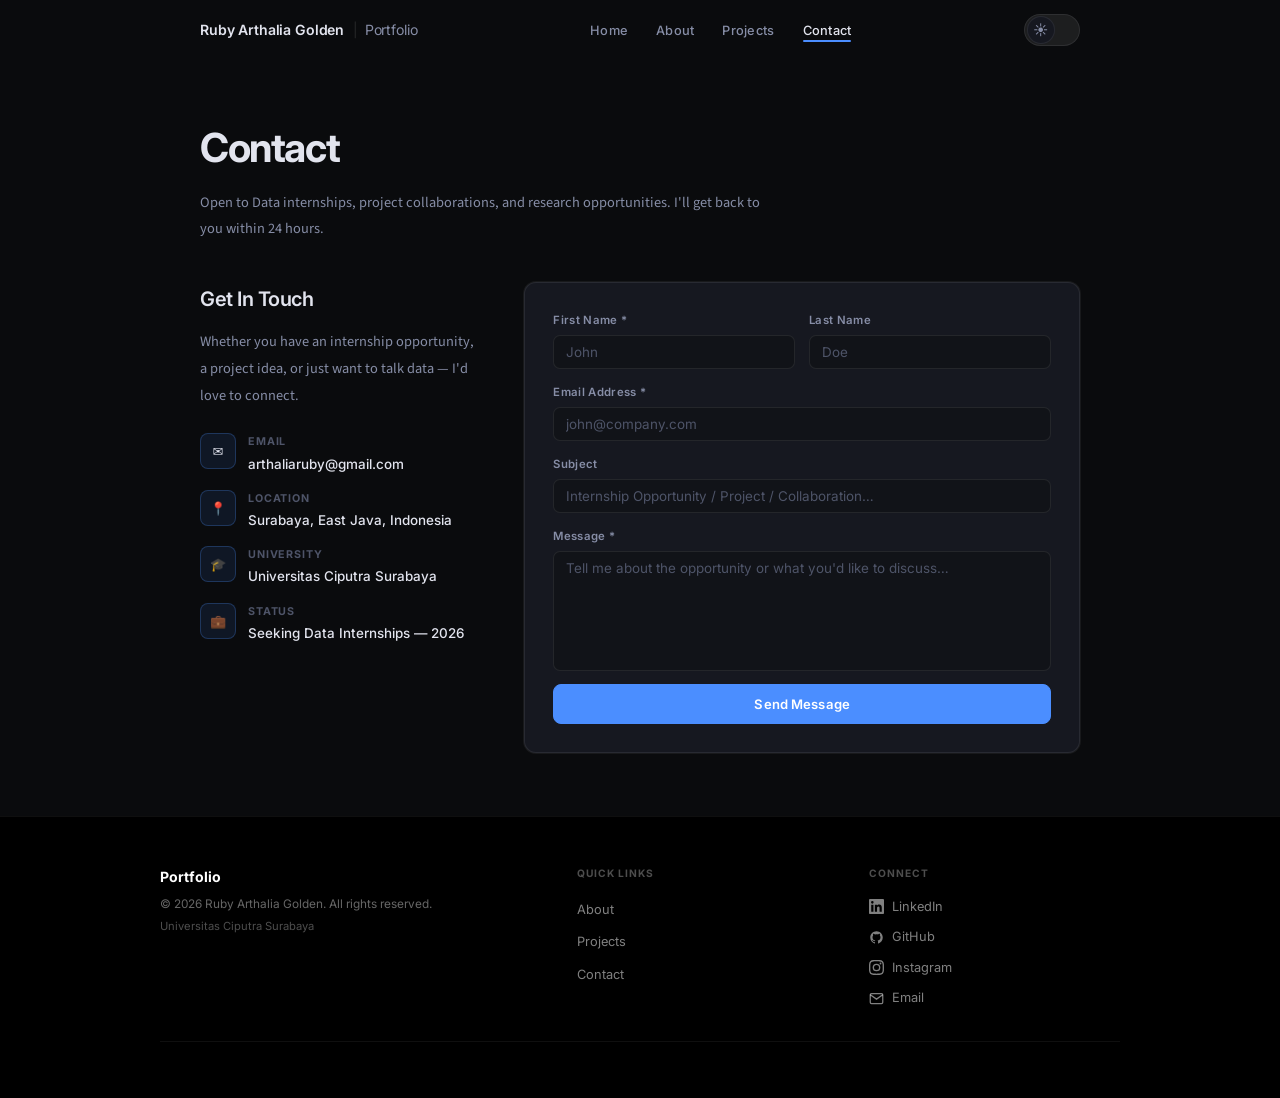
<file: contact.html>
<!DOCTYPE html>
<html lang="en" data-theme="dark">
<head>
  <meta charset="UTF-8" />
  <meta name="viewport" content="width=device-width, initial-scale=1.0" />
  <title>Contact — Ruby</title>
  <meta name="description" content="Get in touch with Me ! — open to Data internships and collaborations." />
  <link rel="preconnect" href="https://fonts.googleapis.com" />
  <link rel="preconnect" href="https://fonts.gstatic.com" crossorigin />
  <link href="https://fonts.googleapis.com/css2?family=Inter:wght@300;400;500;600;700&family=Source+Sans+3:ital,wght@0,300;0,400;0,600;1,400&display=swap" rel="stylesheet" />
  <link rel="stylesheet" href="css/style.css" />
</head>
<body>
  <script src="components/header.js"></script>
  <main>
    <section class="page-section page-section--top">
      <div class="container">

        <!-- Page header -->
        <div class="contact-page-header reveal">
          <h1 class="page-title">Contact</h1>
          <p class="page-subtitle">
            Open to Data internships, project collaborations, and research opportunities.
            I'll get back to you within 24 hours.
          </p>
        </div>

        <!-- Contact grid -->
        <div class="contact-grid">

          <!-- Left: info -->
          <div class="reveal">
            <h2 class="block-heading">Get In Touch</h2>
            <p class="block-body" style="margin-bottom:1.5rem">
              Whether you have an internship opportunity, a project idea, or just want
              to talk data — I'd love to connect.
            </p>

            <address class="contact-details">
              <div class="cd-row">
                <div class="cd-icon" aria-hidden="true">✉</div>
                <div>
                  <p class="cd-label">Email</p>
                  <p class="cd-val">arthaliaruby@gmail.com</p>
                </div>
              </div>
              <div class="cd-row">
                <div class="cd-icon" aria-hidden="true">📍</div>
                <div>
                  <p class="cd-label">Location</p>
                  <p class="cd-val">Surabaya, East Java, Indonesia</p>
                </div>
              </div>
              <div class="cd-row">
                <div class="cd-icon" aria-hidden="true">🎓</div>
                <div>
                  <p class="cd-label">University</p>
                  <p class="cd-val">Universitas Ciputra Surabaya</p>
                </div>
              </div>
              <div class="cd-row">
                <div class="cd-icon" aria-hidden="true">💼</div>
                <div>
                  <p class="cd-label">Status</p>
                  <p class="cd-val">Seeking Data Internships — 2026</p>
                </div>
              </div>
            </address>
          </div>

          <!-- Right: form -->
          <div class="contact-form-wrap reveal">
            <!--
              SETUP:
              1. Go to https://formspree.io and create a free account
              2. Create a new form, copy your form ID
              3. Replace YOUR_FORM_ID below with your actual ID
            -->
            <form
              id="contact-form"
              action="https://formspree.io/f/mbdppwnd"
              method="POST"
              novalidate
            >
              <div class="form-row">
                <div class="form-group">
                  <label for="f-fname">First Name *</label>
                  <input id="f-fname" type="text" name="first_name"
                    placeholder="John" required autocomplete="given-name" />
                </div>
                <div class="form-group">
                  <label for="f-lname">Last Name</label>
                  <input id="f-lname" type="text" name="last_name"
                    placeholder="Doe" autocomplete="family-name" />
                </div>
              </div>
              <div class="form-group">
                <label for="f-email">Email Address *</label>
                <input id="f-email" type="email" name="email"
                  placeholder="john@company.com" required autocomplete="email" />
              </div>
              <div class="form-group">
                <label for="f-subject">Subject</label>
                <input id="f-subject" type="text" name="subject"
                  placeholder="Internship Opportunity / Project / Collaboration…" />
              </div>
              <div class="form-group">
                <label for="f-message">Message *</label>
                <textarea id="f-message" name="message" rows="5"
                  placeholder="Tell me about the opportunity or what you'd like to discuss…"
                  required></textarea>
              </div>
              <button type="submit" class="btn btn-primary btn-full" id="form-submit">
                Send Message
              </button>
              <div class="form-status" id="form-status" role="alert" aria-live="polite"></div>
            </form>
          </div>

        </div>

      </div>
    </section>
  </main>
  <script src="components/footer.js"></script>

  <style>
    .contact-page-header { margin-bottom: 2.5rem; }
  </style>

  <script src="js/main.js"></script>
</body>
</html>
</file>
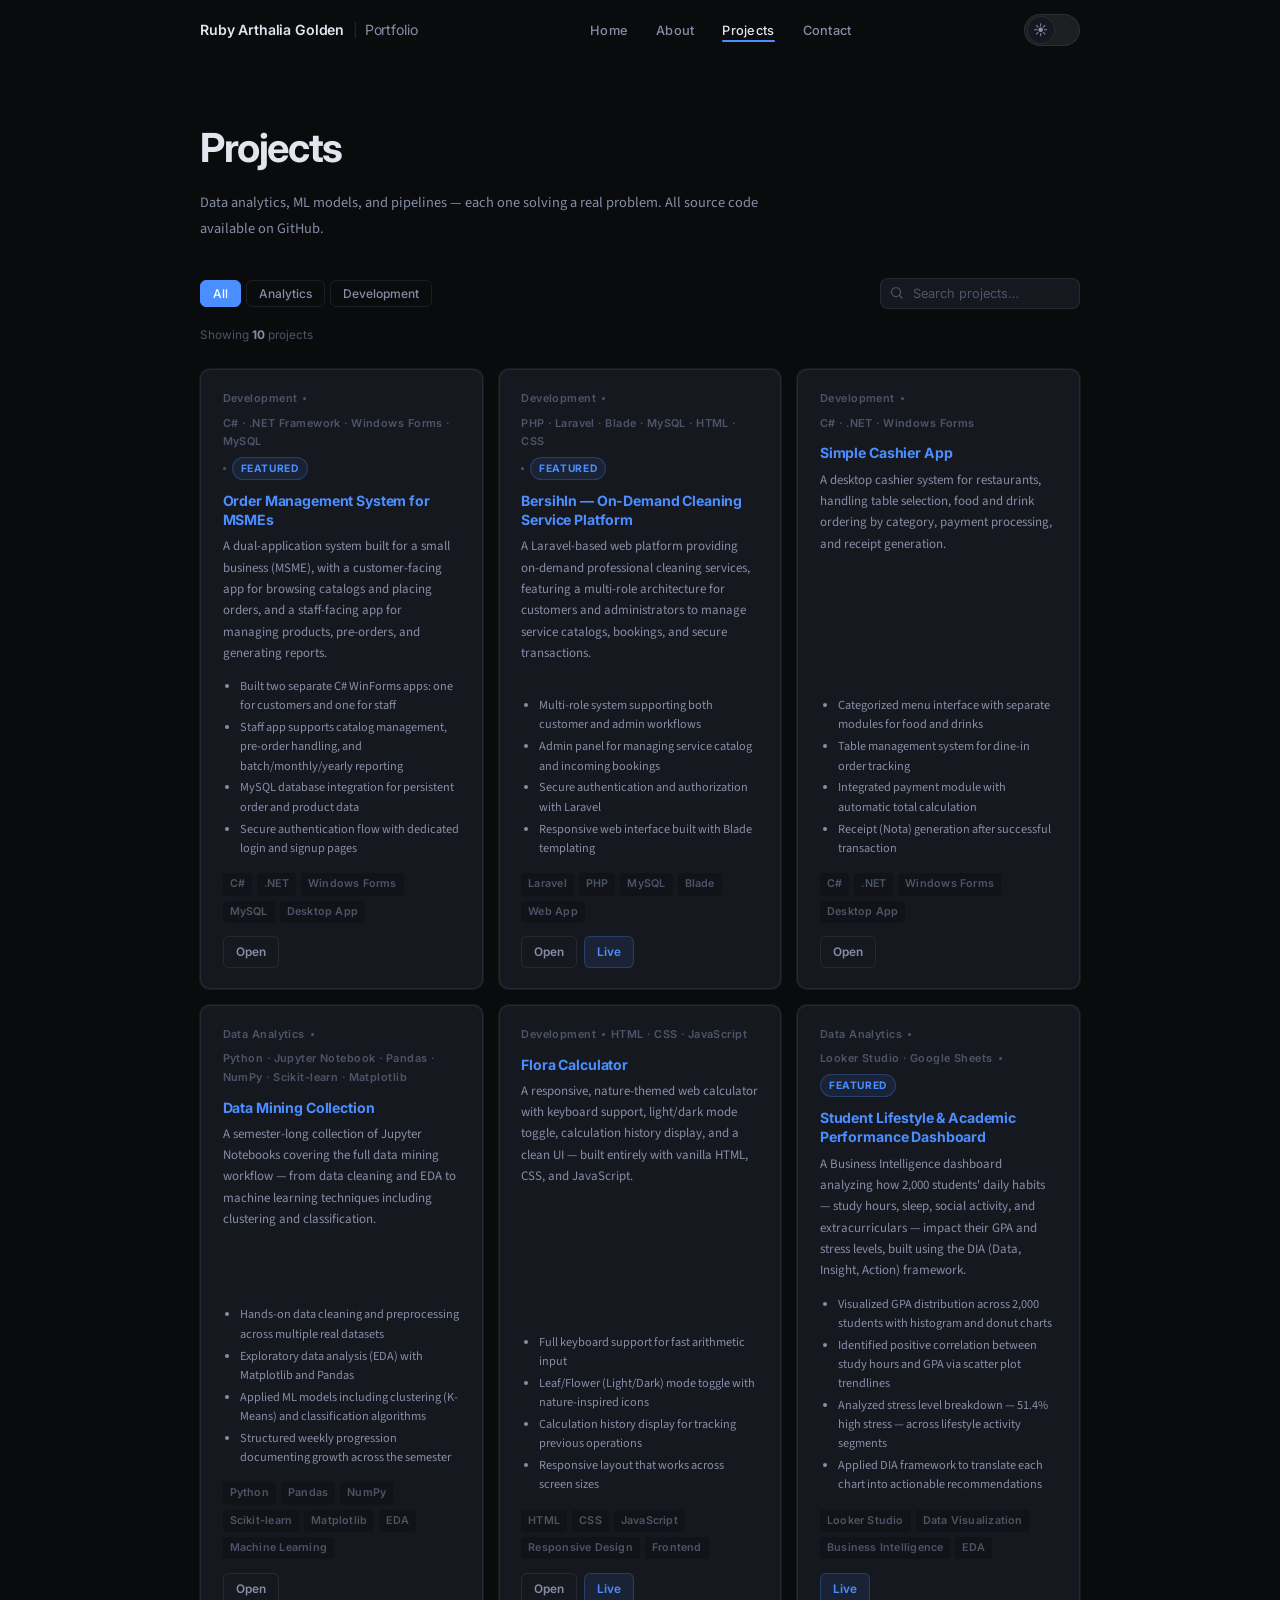
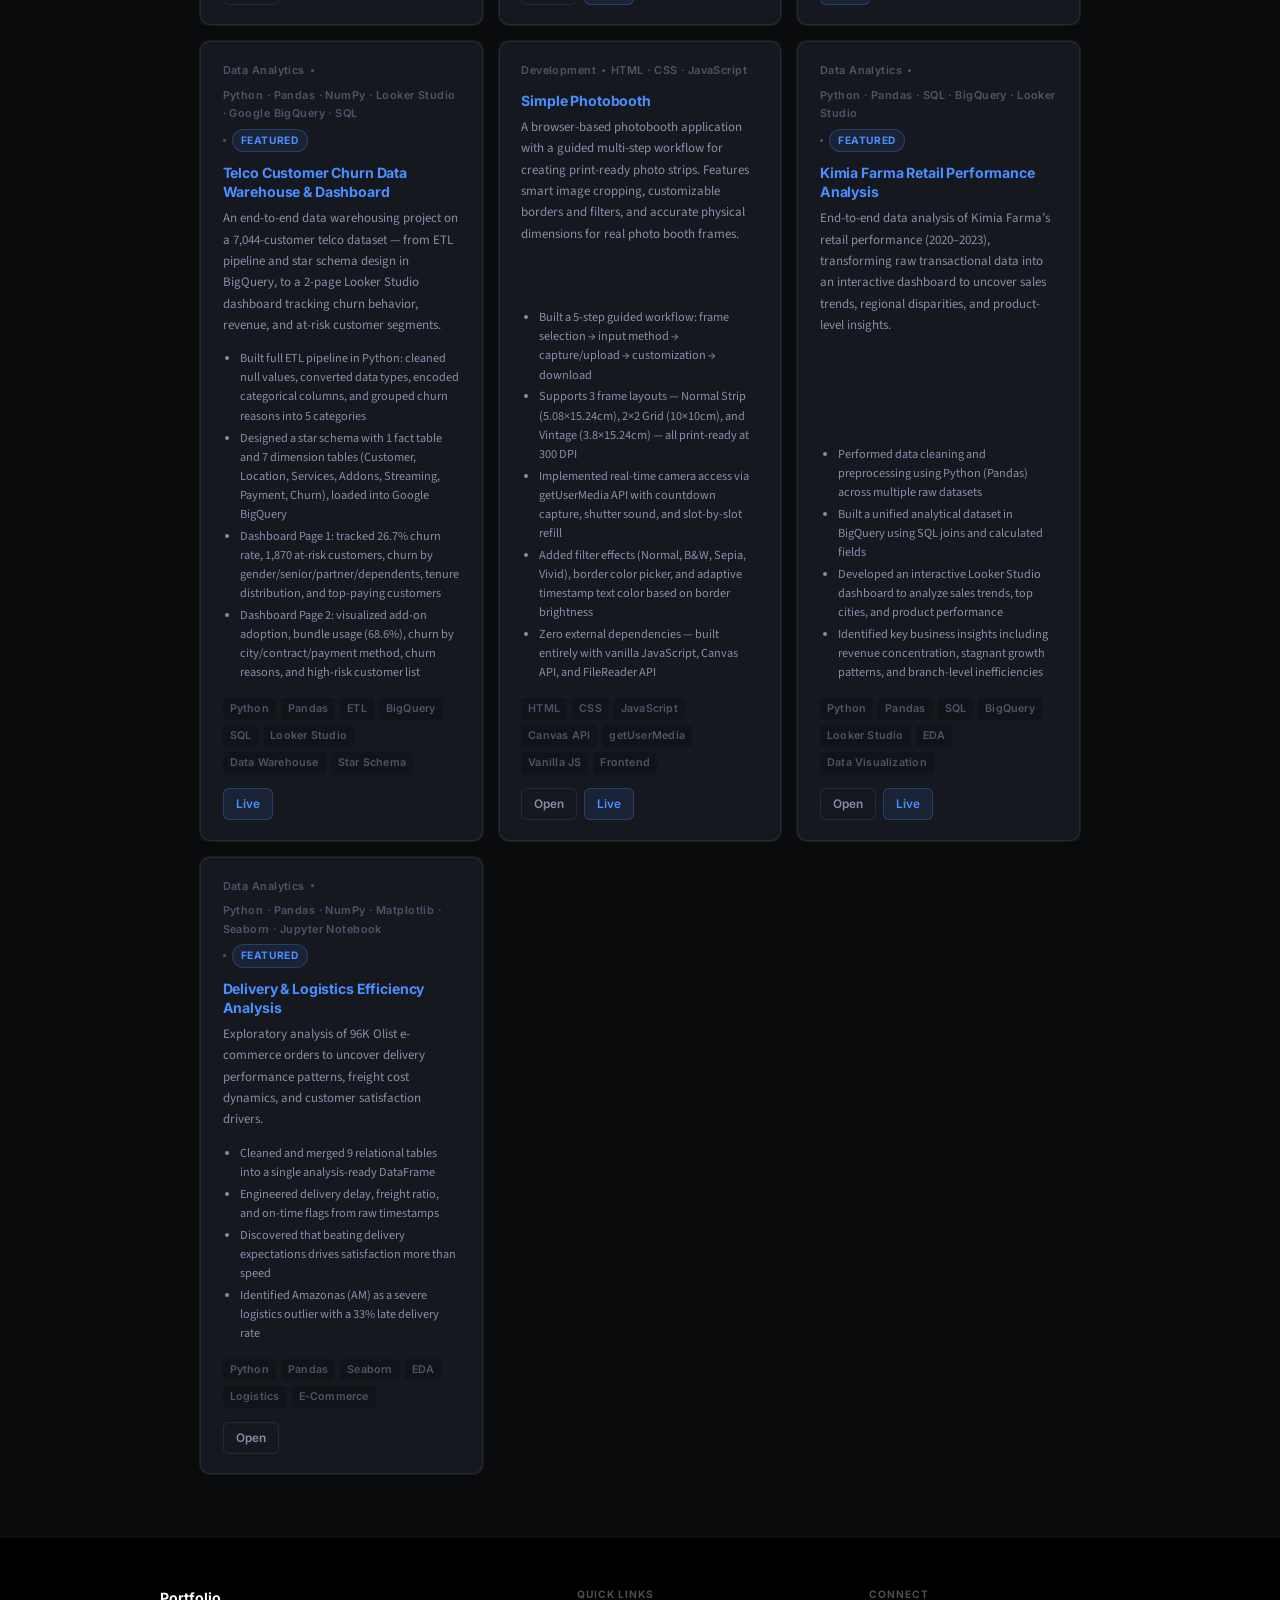
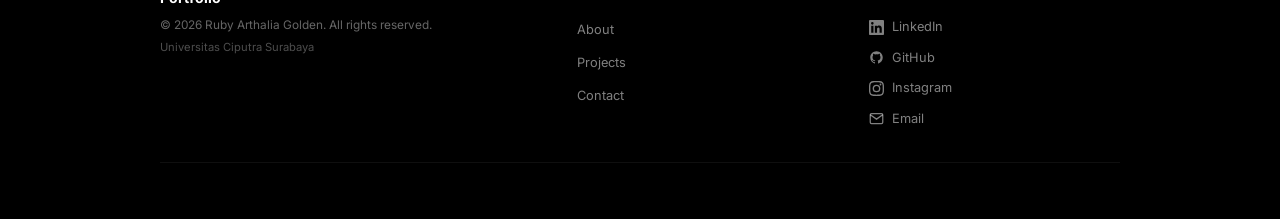
<file: projects.html>
<!DOCTYPE html>
<html lang="en" data-theme="dark">
<head>
  <meta charset="UTF-8" />
  <meta name="viewport" content="width=device-width, initial-scale=1.0" />
  <title>Projects — Ruby</title>
  <meta name="description" content="Data analytics, ML models, and pipeline projects by Your Name." />
  <link rel="preconnect" href="https://fonts.googleapis.com" />
  <link rel="preconnect" href="https://fonts.gstatic.com" crossorigin />
  <link href="https://fonts.googleapis.com/css2?family=Inter:wght@300;400;500;600;700&family=Source+Sans+3:ital,wght@0,300;0,400;0,600;1,400&display=swap" rel="stylesheet" />
  <link rel="stylesheet" href="css/style.css" />
  
</head>
<body>
  <script src="components/header.js"></script>
  <main>
    <section class="page-section page-section--top">
      <div class="container">

        <!-- Page header -->
        <div class="proj-page-header reveal">
          <div>
            <h1 class="page-title">Projects</h1>
            <p class="page-subtitle">
              Data analytics, ML models, and pipelines — each one solving a real problem.
              All source code available on GitHub.
            </p>
          </div>
        </div>

        <!-- Filter bar -->
        <div class="filter-bar reveal" role="group" aria-label="Project filters">
          <div class="fchip-group" id="type-chips" role="radiogroup" aria-label="Filter by type">
            <button class="fchip fchip--on" data-group="type" data-val="all">All</button>
            <button class="fchip" data-group="type" data-val="analyst">Analytics</button>
            <button class="fchip" data-group="type" data-val="develop">Development</button>
          </div>

          <div class="filter-search-wrap">
            <svg width="14" height="14" viewBox="0 0 14 14" fill="none" aria-hidden="true" class="search-ico">
              <circle cx="6" cy="6" r="4.5" stroke="currentColor" stroke-width="1.25"/>
              <path d="M9.5 9.5L12 12" stroke="currentColor" stroke-width="1.25" stroke-linecap="round"/>
            </svg>
            <input type="search" id="proj-search" class="search-input"
              placeholder="Search projects…" aria-label="Search projects" />
          </div>
        </div>

        <!-- Live count -->
        <p class="proj-count" id="proj-count" aria-live="polite">
          Showing <strong id="count-num">8</strong> projects
        </p>

        <!-- Grid -->
        <div class="proj-grid" id="all-proj-grid"></div>

      </div>
    </section>
  </main>
  <script src="components/footer.js"></script>
  <style>
    .proj-page-header {
      margin-bottom: 2.25rem;
    }
  </style>

  <script src="js/projects-data.js"></script>
  <script src="js/projects-render.js"></script>
  <script src="js/main.js"></script>
  <script>
    document.addEventListener("DOMContentLoaded", () => {
      const grid     = document.getElementById("all-proj-grid");
      const countEl  = document.getElementById("count-num");
      const searchEl = document.getElementById("proj-search");
      const typeGrp  = document.getElementById("type-chips");

      let activeType = "all";
      let searchQ    = "";

      function normalizeType(type) {
        const t = (type || "").toLowerCase().trim();
        if (t === "analyst" || t === "analytics" || t === "data analytics") return "analyst";
        if (t === "develop" || t === "developer" || t === "development") return "develop";
        return t;
      }

      function applyFilters() {
        const q = searchQ.toLowerCase().trim();
        const filtered = PROJECTS.filter(p => {
          const projectType = normalizeType(p.type);
          const typeOk   = activeType === "all" || projectType === activeType;
          const searchOk = !q
            || (p.title || "").toLowerCase().includes(q)
            || (p.desc || "").toLowerCase().includes(q)
            || (p.tags || []).some(t => String(t).toLowerCase().includes(q));
          return typeOk && searchOk;
        });
        renderProjectGrid(filtered, grid);
        if (countEl) countEl.textContent = filtered.length;
      }

      // Type chips
      typeGrp.addEventListener("click", e => {
        const btn = e.target.closest(".fchip");
        if (!btn) return;
        typeGrp.querySelectorAll(".fchip").forEach(c => {
          c.classList.remove("fchip--on");
          c.setAttribute("aria-checked", "false");
        });
        btn.classList.add("fchip--on");
        btn.setAttribute("aria-checked", "true");
        activeType = btn.dataset.val;
        applyFilters();
      });

      // Search
      searchEl.addEventListener("input", e => {
        searchQ = e.target.value;
        applyFilters();
      });

      // Initial render
      applyFilters();
    });
  </script>

</body>
</html>
</file>
<file: css/style.css>
/* ============================================================
   style.css — Shared across all pages
   Fonts : Inter (UI), Source Sans 3 (body)
   Theme : CSS variables, dark default / light toggle
   ============================================================ */

/* ─── RESET ─── */
*, *::before, *::after { box-sizing: border-box; margin: 0; padding: 0; }
html { scroll-behavior: smooth; }
body {
  font-family: 'Inter', system-ui, sans-serif;
  font-size: 15px;
  line-height: 1.7;
  background: var(--bg);
  color: var(--text);
  transition: background .25s, color .25s;
  min-height: 100vh;
  display: flex;
  flex-direction: column;
}
main { flex: 1; }
img, svg { display: block; max-width: 100%; }
a { text-decoration: none; color: inherit; }
ul, ol { list-style: none; }
address { font-style: normal; }
button { font-family: inherit; cursor: pointer; border: none; background: none; }

/* ─── DARK (default) ─── */
[data-theme="dark"] {
  --bg:           #0A0B0D;
  --bg-alt:       #111318;
  --bg-card:      #161820;
  --bg-hover:     #1D1F28;
  --border:       rgba(255,255,255,0.08);
  --border-h:     rgba(255,255,255,0.15);
  --text:         #E2E4EE;
  --text-2:       #868DA6;
  --text-3:       #4E5468;
  --accent:       #4B8EFF;
  --accent-h:     #3A7AEF;
  --accent-dim:   rgba(75,142,255,0.10);
  --accent-bdr:   rgba(75,142,255,0.25);
  --green:        #2DD584;
  --green-dim:    rgba(45,213,132,0.10);
  --green-bdr:    rgba(45,213,132,0.22);
  --shadow:       0 1px 3px rgba(0,0,0,.5), 0 6px 20px rgba(0,0,0,.35);
  --shadow-card:  0 0 0 1px rgba(255,255,255,.06);
  --nav-bg:       rgba(10,11,13,0.88);
  --footer-bg:    #000000;
  --star:         #E3B341;
  --fork:         #8B949E;
}

/* ─── LIGHT ─── */
[data-theme="light"] {
  --bg:           #FFFFFF;
  --bg-alt:       #F6F8FA;
  --bg-card:      #FFFFFF;
  --bg-hover:     #F0F2F5;
  --border:       rgba(0,0,0,0.08);
  --border-h:     rgba(0,0,0,0.15);
  --text:         #0D1117;
  --text-2:       #57606A;
  --text-3:       #9198A1;
  --accent:       #0969DA;
  --accent-h:     #0860CA;
  --accent-dim:   rgba(9,105,218,0.08);
  --accent-bdr:   rgba(9,105,218,0.22);
  --green:        #1A7F37;
  --green-dim:    rgba(26,127,55,0.08);
  --green-bdr:    rgba(26,127,55,0.22);
  --shadow:       0 1px 3px rgba(0,0,0,.07), 0 6px 20px rgba(0,0,0,.05);
  --shadow-card:  0 0 0 1px rgba(0,0,0,.08);
  --nav-bg:       rgba(255,255,255,0.92);
  --footer-bg:    #0958b7;
  --star:         #9A6700;
  --fork:         #57606A;
}

/* ─── LAYOUT ─── */
.container {
  max-width: 960px;
  margin: 0 auto;
  padding: 0 clamp(1.25rem, 4vw, 2.5rem);
}
.page-section {
  padding: clamp(3.5rem, 7vh, 5.5rem) 0;
}
.page-section--top {
  padding-top: calc(60px + clamp(3rem, 6vh, 5rem));
}
.section-alt { background: var(--bg-alt); }

/* ─── TYPOGRAPHY HELPERS ─── */
.page-title {
  font-size: clamp(1.8rem, 3.5vw, 2.5rem);
  font-weight: 700;
  letter-spacing: -.035em;
  color: var(--text);
  margin-bottom: .5rem;
}
.page-subtitle {
  font-family: 'Source Sans 3', sans-serif;
  font-size: .9rem;
  color: var(--text-2);
  line-height: 1.8;
  max-width: 560px;
}
.block-heading {
  font-size: 1.25rem;
  font-weight: 600;
  color: var(--text);
  letter-spacing: -.025em;
  margin-bottom: .85rem;
}
.block-body {
  font-family: 'Source Sans 3', sans-serif;
  font-size: .9rem;
  color: var(--text-2);
  line-height: 1.85;
}
.block-body strong { color: var(--text); font-weight: 600; }
.block-body + .block-body { margin-top: .85rem; }

/* ─── CONTENT BLOCK (card wrapper) ─── */
.content-block {
  background: var(--bg-card);
  border: 1px solid var(--border);
  border-radius: 12px;
  padding: 2rem 2.25rem;
  margin-bottom: 1.25rem;
  box-shadow: var(--shadow-card);
  transition: border-color .2s;
}
.content-block:hover { border-color: var(--border-h); }

/* ─── BUTTONS ─── */
.btn {
  display: inline-flex;
  align-items: center;
  gap: 7px;
  padding: 9px 20px;
  border-radius: 8px;
  font-size: .82rem;
  font-weight: 600;
  letter-spacing: .01em;
  border: 1px solid transparent;
  transition: background .2s, border-color .2s, color .2s, transform .15s;
  cursor: pointer;
  white-space: nowrap;
}
.btn-primary { background: var(--accent); color: #fff; border-color: var(--accent); }
.btn-primary:hover { background: var(--accent-h); border-color: var(--accent-h); transform: translateY(-1px); }
.btn-outline { background: transparent; color: var(--text); border-color: var(--border); }
.btn-outline:hover { background: var(--bg-hover); border-color: var(--border-h); }
.btn-full { width: 100%; justify-content: center; padding: 11px 20px; }

/* ─── SKILL TAGS ─── */
.skill-groups {
  display: grid;
  grid-template-columns: repeat(auto-fill, minmax(200px, 1fr));
  gap: 1.5rem;
  margin-top: 1.25rem;
}
.sg-title {
  font-size: .7rem;
  font-weight: 700;
  letter-spacing: .09em;
  text-transform: uppercase;
  color: var(--text-3);
  margin-bottom: .55rem;
}
.stags { display: flex; flex-wrap: wrap; gap: 5px; }
.stag {
  font-size: .74rem;
  font-weight: 500;
  padding: 3px 10px;
  border-radius: 4px;
  border: 1px solid var(--border);
  color: var(--text-2);
  background: var(--bg-alt);
  transition: border-color .15s, color .15s, background .15s;
  cursor: default;
}
.stag:hover { border-color: var(--accent-bdr); color: var(--accent); background: var(--accent-dim); }
.stag--sm { font-size: .7rem; padding: 2px 8px; }

/* ─── ROLE CHIPS ─── */
.role-chips { display: flex; flex-wrap: wrap; gap: 7px; margin-bottom: 1.4rem; }
.role-chip {
  font-size: .72rem;
  font-weight: 600;
  padding: 4px 12px;
  border-radius: 100px;
  border: 1px solid var(--border);
  color: var(--text-2);
  background: var(--bg-card);
  letter-spacing: .01em;
}

/* ─── PHOTO ─── */
.hero-photo {
  width: 130px; height: 130px;
  border-radius: 50%;
  border: 2px solid var(--accent-bdr);
  background: var(--bg-card);
  display: flex; align-items: center; justify-content: center;
  font-size: 3.2rem; color: var(--text-3);
  overflow: hidden; flex-shrink: 0;
  transition: border-color .2s;
}
.hero-photo:hover { border-color: var(--accent); }
.hero-photo img { width: 100%; height: 100%; object-fit: cover; border-radius: 50%; }
.hero-photo--sm { width: 90px; height: 90px; font-size: 2.2rem; }

/* ─── EXPERIENCE / EDUCATION CARDS ─── */
.exp-list { display: flex; flex-direction: column; }
.exp-card { padding: 1.4rem 0; border-bottom: 1px solid var(--border); }
.exp-card:last-child { border-bottom: none; padding-bottom: 0; }
.exp-title   { font-size: .95rem; font-weight: 700; color: var(--text); letter-spacing: -.015em; margin-bottom: .2rem; }
.exp-company { font-size: .82rem; color: var(--text-2); margin-bottom: .18rem; }
.exp-date    { font-size: .74rem; color: var(--text-3); font-weight: 500; margin-bottom: .75rem; }
.exp-bullets { list-style: disc; padding-left: 1.2rem; display: flex; flex-direction: column; gap: .3rem; }
.exp-bullets li {
  font-family: 'Source Sans 3', sans-serif;
  font-size: .84rem; color: var(--text-2); line-height: 1.65;
}

.exp-challenge {
  font-size: .82rem;
  color: var(--text-2);
  border-left: 2px solid var(--accent);
  padding-left: .75rem;
  margin-top: .75rem;
  line-height: 1.6;
}

.challenge-label {
  font-weight: 600;
  color: var(--text);
}

.exp-desc {
  font-size: .85rem;
  color: var(--text-2);
  margin-bottom: .75rem;
  font-style: italic;
}

/* ─── CERT GRID ─── */
.cert-grid {
  display: grid;
  grid-template-columns: repeat(auto-fill, minmax(235px, 1fr));
  gap: 1rem;
}
.cert-card {
  display: flex; gap: .9rem; align-items: flex-start;
  padding: 1rem 1.15rem; border-radius: 10px;
  border: 1px solid var(--border); background: var(--bg-alt);
  transition: border-color .2s, background .2s, transform .2s;
}
.cert-card:hover { border-color: var(--accent-bdr); background: var(--accent-dim); transform: translateY(-2px); }
.cert-icon { font-size: 1.6rem; flex-shrink: 0; line-height: 1; margin-top: 1px; }
.cert-name { font-size: .8rem; font-weight: 600; color: var(--text); line-height: 1.4; margin-bottom: 2px; }
.cert-meta { font-size: .71rem; color: var(--text-2); }
.cert-date { font-size: .69rem; color: var(--text-3); margin-top: 2px; }

/* ─── HOBBIES ─── */
.hobbies-grid {
  display: grid;
  grid-template-columns: repeat(auto-fill, minmax(200px, 1fr));
  gap: .9rem; margin-top: .75rem;
}
.hobby-card {
  display: flex; gap: .8rem; align-items: flex-start;
  padding: 1rem 1.1rem; border-radius: 10px;
  border: 1px solid var(--border); background: var(--bg-alt);
}
.hobby-icon { font-size: 1.35rem; flex-shrink: 0; line-height: 1; margin-top: 1px; }
.hobby-title { font-size: .82rem; font-weight: 600; color: var(--text); margin-bottom: 2px; }
.hobby-desc  { font-size: .74rem; color: var(--text-2); line-height: 1.5; font-family: 'Source Sans 3', sans-serif; }

/* ─── PROJECT CARD ─── */
.proj-grid {
  display: grid;
  grid-template-columns: repeat(auto-fill, minmax(250px, 1fr));
  gap: 1rem;
}
.proj-card {
  display: flex; flex-direction: column;
  padding: 1.2rem 1.35rem; border-radius: 10px;
  border: 1px solid var(--border); background: var(--bg-card);
  box-shadow: var(--shadow-card);
  transition: border-color .2s, transform .2s, background .2s;
  position: relative;
}
.proj-card:hover { border-color: var(--accent-bdr); background: var(--bg-hover); transform: translateY(-2px); }

.proj-type-row {
  display: flex; align-items: center; gap: 6px;
  flex-wrap: wrap; margin-bottom: .7rem;
}
.proj-type { font-size: .68rem; font-weight: 600; color: var(--text-3); letter-spacing: .04em; }
.proj-sep  { width: 3px; height: 3px; border-radius: 50%; background: var(--text-3); flex-shrink: 0; }
.proj-featured-badge {
  font-size: .64rem; font-weight: 700; letter-spacing: .06em; text-transform: uppercase;
  padding: 2px 8px; border-radius: 100px;
  background: var(--accent-dim); color: var(--accent); border: 1px solid var(--accent-bdr);
}
.proj-title-link {
  font-size: .88rem; font-weight: 700;
  color: var(--accent); letter-spacing: -.01em;
  margin-bottom: .45rem; display: block; line-height: 1.35;
  transition: color .2s;
}
.proj-title-link:hover { color: var(--accent-h); text-decoration: underline; }
.proj-desc {
  font-family: 'Source Sans 3', sans-serif;
  font-size: .81rem; color: var(--text-2); line-height: 1.65;
  flex: 1; margin-bottom: .8rem;
}
.proj-bullets { list-style: disc; padding-left: 1.1rem; margin-bottom: .8rem; }
.proj-bullets li {
  font-family: 'Source Sans 3', sans-serif;
  font-size: .77rem; color: var(--text-2); line-height: 1.55; margin-bottom: .18rem;
}
.proj-tags { display: flex; flex-wrap: wrap; gap: 5px; margin-bottom: .85rem; }
.proj-tag {
  font-size: .67rem; font-weight: 600;
  padding: 2px 7px; border-radius: 4px;
  background: var(--bg-alt); color: var(--text-3); letter-spacing: .02em;
}
.proj-stats {
  display: flex; align-items: center; gap: .9rem;
  font-size: .71rem; color: var(--text-3); margin-bottom: .8rem; flex-wrap: wrap;
}
.proj-stat { display: flex; align-items: center; gap: 4px; font-weight: 500; }
.stat-stars { color: var(--star); }
.stat-forks { color: var(--fork); }
.proj-links { display: flex; gap: .45rem; flex-wrap: wrap; margin-top: auto; }
.proj-link {
  font-size: .74rem; font-weight: 600;
  padding: 5px 12px; border-radius: 6px;
  border: 1px solid var(--border); color: var(--text-2);
  transition: border-color .2s, color .2s, background .2s;
}
.proj-link:hover { border-color: var(--accent-bdr); color: var(--accent); background: var(--accent-dim); }
.proj-link--primary { border-color: var(--accent-bdr); color: var(--accent); background: var(--accent-dim); }
.proj-link--primary:hover { background: rgba(75,142,255,.2); }
.no-results { grid-column: 1/-1; text-align: center; padding: 4rem 2rem; color: var(--text-3); font-size: .9rem; }

/* ─── FILTER BAR ─── */
.filter-bar {
  display: flex; flex-wrap: wrap;
  align-items: center; gap: .7rem; margin-bottom: 1rem;
}
.fchip-group { display: flex; flex-wrap: wrap; gap: 5px; }
.fchip {
  font-size: .75rem; font-weight: 500;
  padding: 5px 12px; border-radius: 6px;
  border: 1px solid var(--border); color: var(--text-2);
  background: transparent; transition: all .15s;
}
.fchip:hover { border-color: var(--accent-bdr); color: var(--accent); background: var(--accent-dim); }
.fchip--on { background: var(--accent); border-color: var(--accent); color: #fff; }
.fchip--on:hover { background: var(--accent-h); border-color: var(--accent-h); }
.filter-search-wrap { margin-left: auto; position: relative; display: flex; align-items: center; }
.search-ico { position: absolute; left: 10px; color: var(--text-3); pointer-events: none; }
.search-input {
  padding: 7px 12px 7px 32px; border-radius: 8px;
  border: 1px solid var(--border); background: var(--bg-card); color: var(--text);
  font-family: 'Inter', sans-serif; font-size: .8rem;
  width: 200px; outline: none; transition: border-color .2s, width .3s;
}
.search-input:focus { border-color: var(--accent-bdr); width: 240px; }
.search-input::placeholder { color: var(--text-3); }
.proj-count { font-size: .74rem; color: var(--text-3); margin-bottom: 1.5rem; }
.proj-count strong { color: var(--text-2); }

/* ─── CONTACT ─── */
.contact-grid {
  display: grid; grid-template-columns: 1fr 1.6fr;
  gap: 3rem; align-items: start;
}
.contact-details { margin-top: 1.25rem; display: flex; flex-direction: column; gap: .9rem; }
.cd-row { display: flex; gap: 12px; align-items: flex-start; }
.cd-icon {
  width: 36px; height: 36px; border-radius: 8px;
  background: var(--accent-dim); border: 1px solid var(--accent-bdr);
  display: flex; align-items: center; justify-content: center;
  font-size: 13px; flex-shrink: 0;
}
.cd-label { font-size: .67rem; font-weight: 700; letter-spacing: .08em; text-transform: uppercase; color: var(--text-3); }
.cd-val   { font-size: .84rem; font-weight: 500; color: var(--text); margin-top: 1px; }
.contact-form-wrap {
  background: var(--bg-card); border: 1px solid var(--border);
  border-radius: 12px; padding: 1.75rem; box-shadow: var(--shadow-card);
}
.form-row { display: grid; grid-template-columns: 1fr 1fr; gap: .85rem; }
.form-group { display: flex; flex-direction: column; gap: 5px; margin-bottom: .85rem; }
.form-group label { font-size: .71rem; font-weight: 600; color: var(--text-2); letter-spacing: .03em; }
.form-group input,
.form-group textarea {
  padding: 8px 12px; border-radius: 7px;
  border: 1px solid var(--border); background: var(--bg-alt); color: var(--text);
  font-family: 'Inter', sans-serif; font-size: .84rem;
  outline: none; transition: border-color .2s; resize: none;
}
.form-group input:focus, .form-group textarea:focus { border-color: var(--accent-bdr); }
.form-group input::placeholder, .form-group textarea::placeholder { color: var(--text-3); }
.form-group textarea { min-height: 120px; }
.form-status { display: none; padding: 9px 13px; border-radius: 7px; font-size: .8rem; font-weight: 500; margin-top: .65rem; }
.form-status.ok  { background: var(--green-dim); color: var(--green); border: 1px solid var(--green-bdr); display: block; }
.form-status.err { background: rgba(248,81,73,.1); color: #F85149; border: 1px solid rgba(248,81,73,.25); display: block; }
[data-theme="light"] .form-status.err { background: #FFEBE9; color: #CF222E; border-color: #FFCECB; }

/* ─── REVEAL ANIMATION ─── */
.reveal { opacity: 0; transform: translateY(16px); transition: opacity .5s ease, transform .5s ease; }
.reveal.in { opacity: 1; transform: none; }
.reveal-d1 { transition-delay: .08s; }
.reveal-d2 { transition-delay: .16s; }
.reveal-d3 { transition-delay: .24s; }

/* ─── RESPONSIVE ─── */
@media (max-width: 860px) {
  .contact-grid { grid-template-columns: 1fr; }
  .form-row { grid-template-columns: 1fr; }
  .skill-groups { grid-template-columns: 1fr 1fr; }
  .filter-search-wrap { margin-left: 0; width: 100%; }
  .search-input { width: 100% !important; }
  .filter-bar { gap: 6px; }
}
@media (max-width: 600px) {
  .proj-grid { grid-template-columns: 1fr; }
  .cert-grid { grid-template-columns: 1fr; }
  .hobbies-grid { grid-template-columns: 1fr; }
  .skill-groups { grid-template-columns: 1fr; }
  .fchip-group { gap: 4px; }
}
</file>
